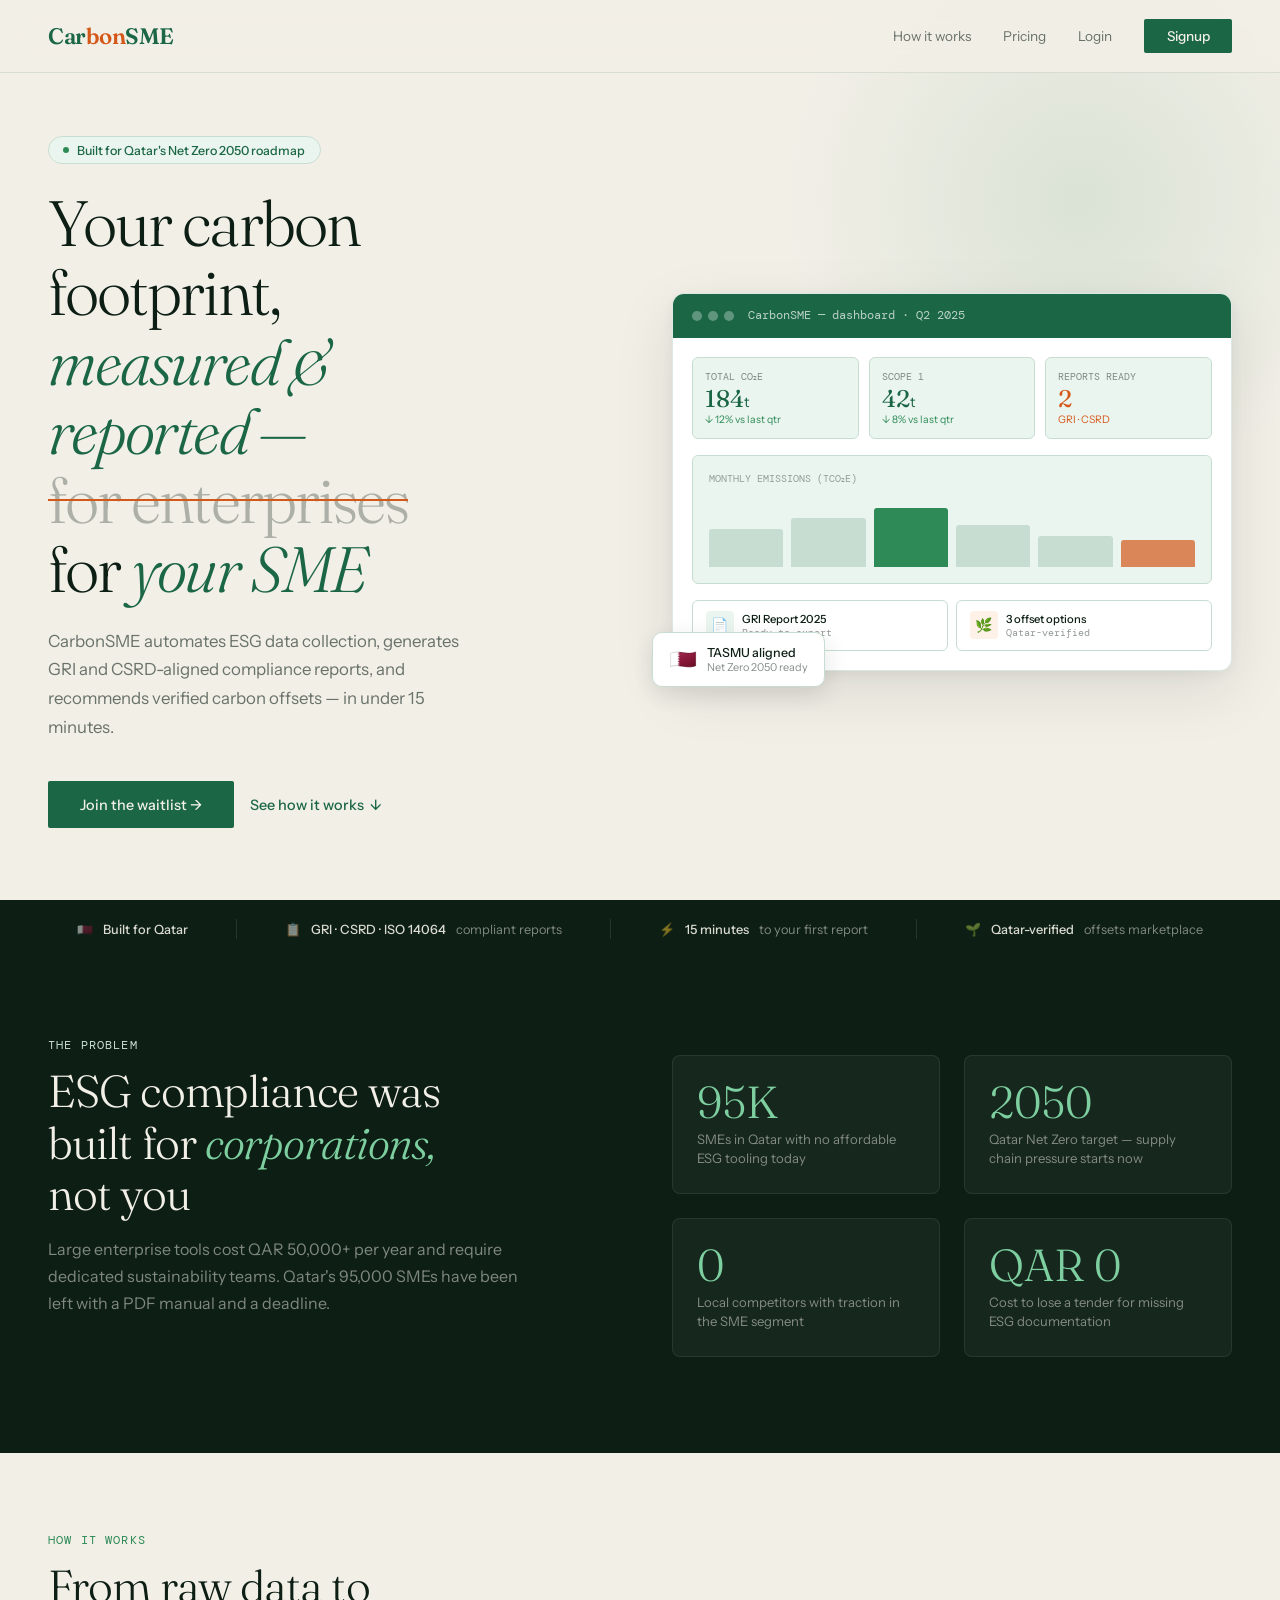
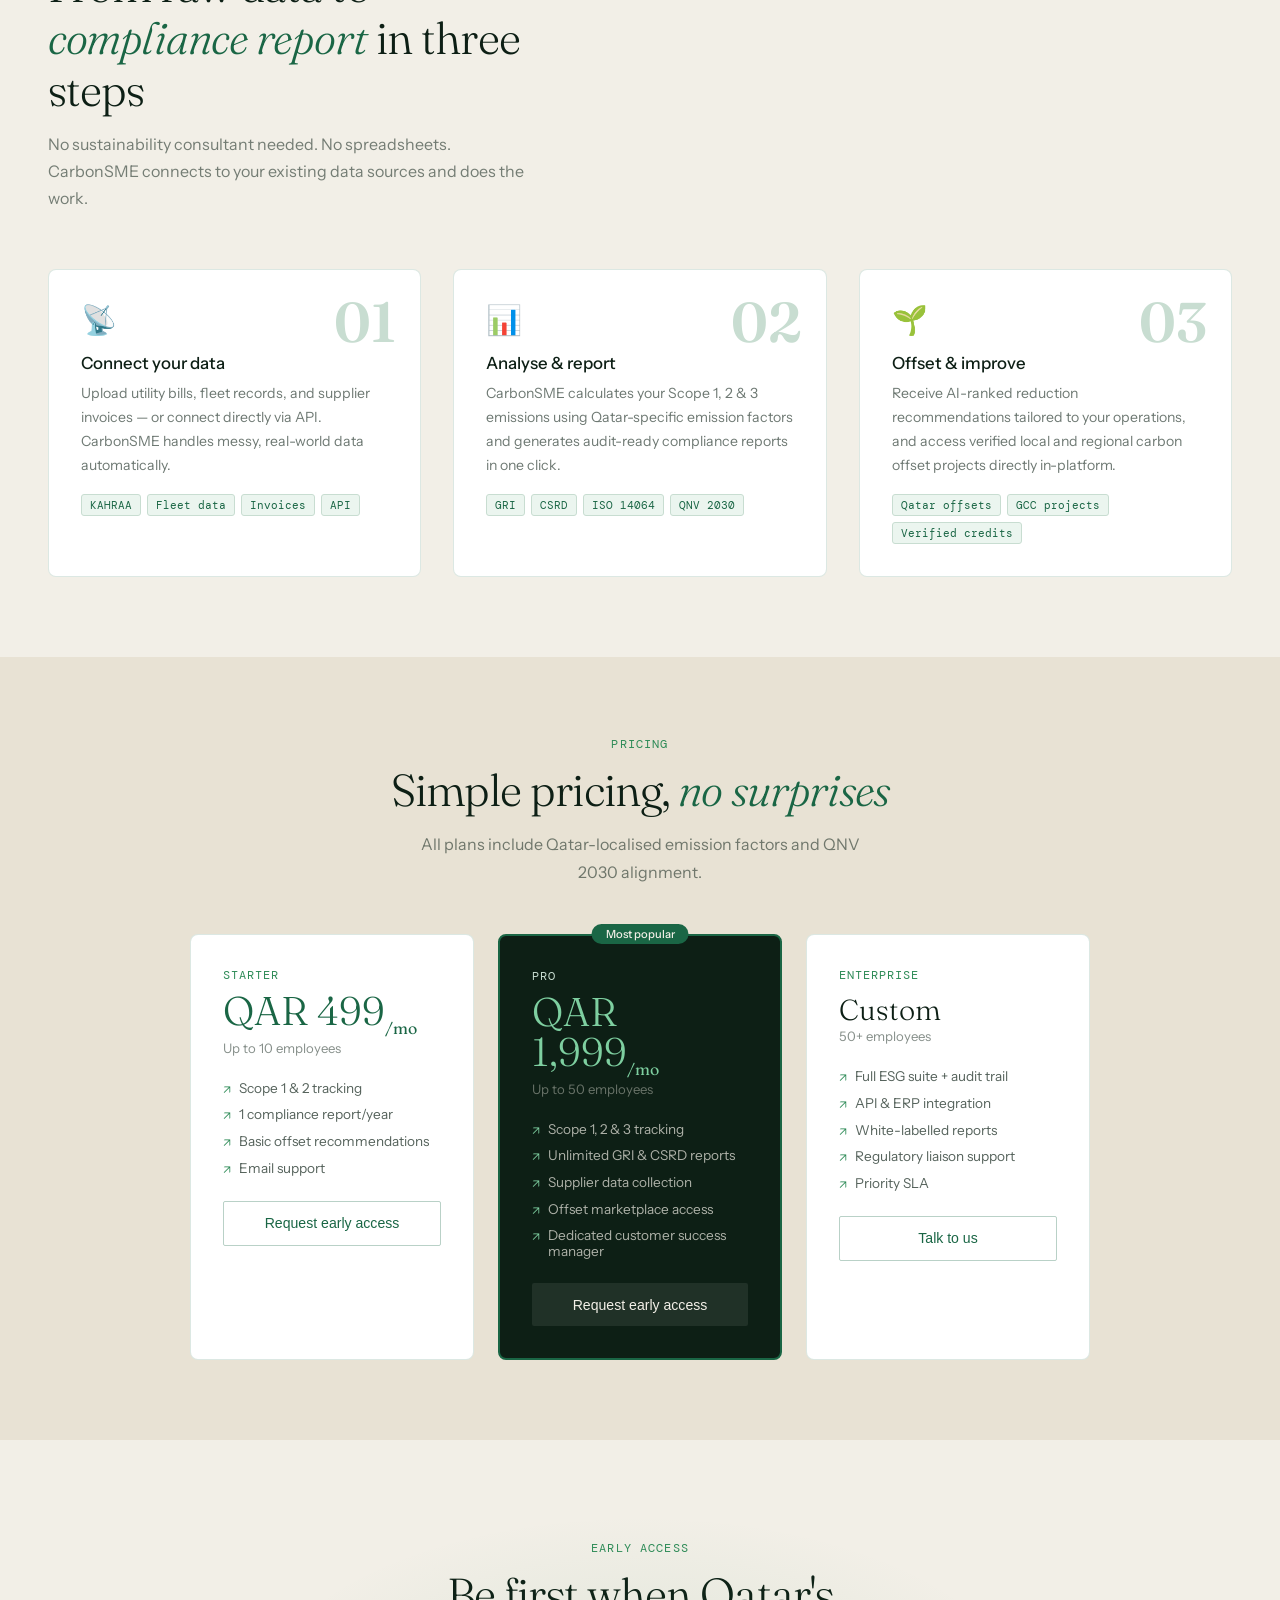
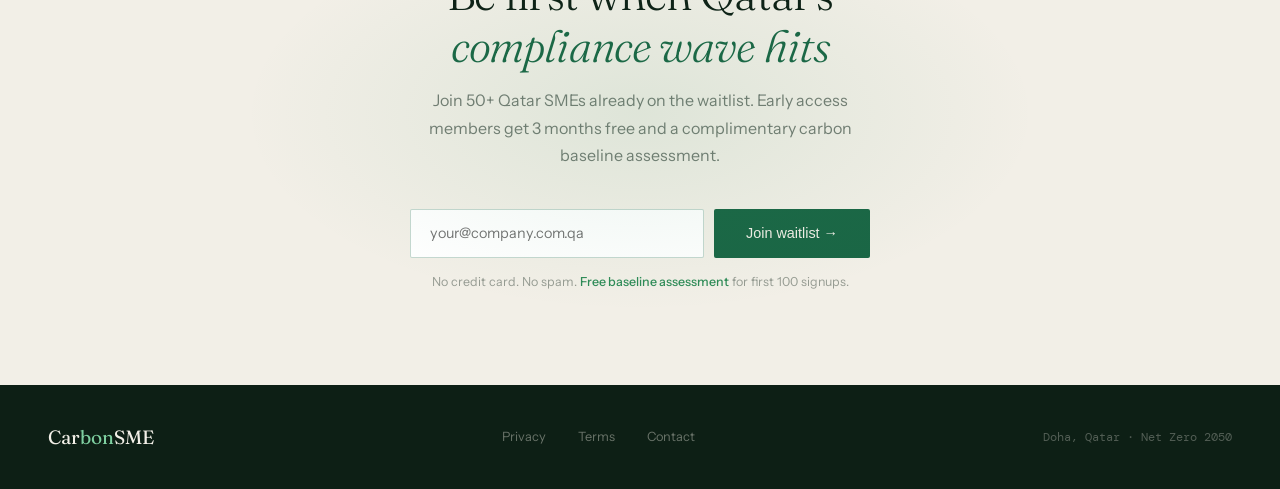
<file: index.html>
<!DOCTYPE html>
<html lang="en">
<head>
<meta charset="UTF-8">
<meta name="viewport" content="width=device-width, initial-scale=1.0">
<title>CarbonSME — Carbon Compliance for Qatar SMEs</title>
<link rel="preconnect" href="https://fonts.googleapis.com">
<link href="https://fonts.googleapis.com/css2?family=Fraunces:ital,wght@0,300;0,400;0,600;1,300;1,400&family=DM+Mono:wght@300;400&family=Instrument+Sans:wght@400;500&display=swap" rel="stylesheet">
<style>
*, *::before, *::after { box-sizing: border-box; margin: 0; padding: 0; }

:root {
  --ink: #0D1F15;
  --paper: #F2EFE7;
  --leaf: #1A6645;
  --moss: #2E8B57;
  --mist: #C8DDD1;
  --sand: #E8E2D4;
  --accent: #D4581A;
  --pale: #EBF5EF;
  --r: 2px;
}

html { scroll-behavior: smooth; }

body {
  background: var(--paper);
  color: var(--ink);
  font-family: 'Instrument Sans', sans-serif;
  overflow-x: hidden;
}

/* ── NAV ── */
nav {
  position: fixed; top: 0; left: 0; right: 0; z-index: 100;
  display: flex; justify-content: space-between; align-items: center;
  padding: 1.2rem 3rem;
  background: rgba(242,239,231,0.85);
  backdrop-filter: blur(12px);
  border-bottom: 1px solid rgba(26,102,69,0.12);
}
.nav-logo {
  font-family: 'Fraunces', serif;
  font-size: 1.4rem;
  font-weight: 600;
  color: var(--leaf);
  letter-spacing: -0.02em;
}
.nav-logo span { color: var(--accent); }
.nav-links { display: flex; gap: 2rem; align-items: center; }
.nav-links a {
  font-size: 0.85rem; color: var(--ink); text-decoration: none;
  opacity: 0.6; transition: opacity 0.2s;
}
.nav-links a:hover { opacity: 1; }
.nav-cta {
  background: var(--leaf); color: var(--paper) !important; opacity: 1 !important;
  padding: 0.55rem 1.4rem; border-radius: var(--r);
  font-weight: 500; font-size: 0.85rem !important;
  transition: background 0.2s !important;
}
.nav-cta:hover { background: #124d33 !important; }

/* ── HERO ── */
.hero {
  min-height: 100vh;
  display: grid;
  grid-template-columns: 1fr 1fr;
  align-items: center;
  gap: 4rem;
  padding: 8rem 3rem 4rem;
  position: relative;
  overflow: hidden;
}

.hero::before {
  content: '';
  position: absolute; top: -100px; right: -100px;
  width: 600px; height: 600px;
  border-radius: 50%;
  background: radial-gradient(circle, rgba(46,139,87,0.12) 0%, transparent 70%);
  pointer-events: none;
}

.hero-eyebrow {
  display: inline-flex; align-items: center; gap: 8px;
  background: var(--pale); border: 1px solid var(--mist);
  padding: 0.35rem 0.9rem; border-radius: 100px;
  font-size: 0.78rem; color: var(--leaf); font-weight: 500;
  margin-bottom: 1.5rem;
  opacity: 0; animation: fadeUp 0.6s 0.1s forwards;
}
.eyebrow-dot { width: 6px; height: 6px; border-radius: 50%; background: var(--moss); }

.hero-h1 {
  font-family: 'Fraunces', serif;
  font-size: clamp(2.6rem, 5vw, 4.2rem);
  font-weight: 300;
  line-height: 1.08;
  letter-spacing: -0.03em;
  margin-bottom: 1.5rem;
  opacity: 0; animation: fadeUp 0.6s 0.2s forwards;
}
.hero-h1 em { font-style: italic; color: var(--leaf); }
.hero-h1 .strike {
  position: relative; display: inline-block;
  color: rgba(13,31,21,0.3);
}
.hero-h1 .strike::after {
  content: '';
  position: absolute; left: 0; top: 50%;
  width: 100%; height: 1.5px;
  background: var(--accent);
}

.hero-sub {
  font-size: 1.05rem; line-height: 1.7;
  color: rgba(13,31,21,0.6);
  max-width: 440px;
  margin-bottom: 2.5rem;
  opacity: 0; animation: fadeUp 0.6s 0.3s forwards;
}

.hero-actions {
  display: flex; gap: 1rem; align-items: center;
  opacity: 0; animation: fadeUp 0.6s 0.4s forwards;
}
.btn-primary {
  background: var(--leaf); color: var(--paper);
  padding: 0.9rem 2rem; border-radius: var(--r);
  font-size: 0.9rem; font-weight: 500;
  border: none; cursor: pointer;
  transition: background 0.2s, transform 0.15s;
  text-decoration: none; display: inline-block;
}
.btn-primary:hover { background: #124d33; transform: translateY(-1px); }
.btn-ghost {
  color: var(--leaf); font-size: 0.9rem; font-weight: 500;
  border: none; background: none; cursor: pointer;
  display: flex; align-items: center; gap: 6px;
  text-decoration: none;
  transition: gap 0.2s;
}
.btn-ghost:hover { gap: 10px; }

/* Hero dashboard mockup */
.hero-visual {
  opacity: 0; animation: fadeUp 0.7s 0.5s forwards;
  position: relative;
}
.dashboard-mock {
  background: white;
  border-radius: 12px;
  border: 1px solid rgba(26,102,69,0.15);
  box-shadow: 0 20px 60px rgba(13,31,21,0.1), 0 4px 16px rgba(13,31,21,0.06);
  overflow: hidden;
}
.mock-topbar {
  background: var(--leaf); padding: 0.9rem 1.2rem;
  display: flex; align-items: center; gap: 10px;
}
.mock-topbar-dots { display: flex; gap: 6px; }
.mock-topbar-dots span {
  width: 10px; height: 10px; border-radius: 50%;
  background: rgba(255,255,255,0.3);
}
.mock-topbar-title {
  font-family: 'DM Mono', monospace;
  font-size: 0.72rem; color: rgba(255,255,255,0.7);
  margin-left: 4px;
}
.mock-body { padding: 1.2rem; }
.mock-kpi-row { display: grid; grid-template-columns: repeat(3, 1fr); gap: 10px; margin-bottom: 1rem; }
.mock-kpi {
  background: var(--pale); border-radius: 6px;
  padding: 0.75rem; border: 1px solid var(--mist);
}
.mock-kpi-label { font-size: 0.65rem; color: rgba(13,31,21,0.5); margin-bottom: 4px; font-family: 'DM Mono', monospace; text-transform: uppercase; }
.mock-kpi-val { font-family: 'Fraunces', serif; font-size: 1.5rem; color: var(--leaf); line-height: 1; }
.mock-kpi-delta { font-size: 0.65rem; color: var(--moss); margin-top: 2px; }
.mock-chart-area { background: var(--pale); border-radius: 6px; padding: 1rem; border: 1px solid var(--mist); margin-bottom: 1rem; }
.mock-chart-label { font-size: 0.65rem; color: rgba(13,31,21,0.4); font-family: 'DM Mono', monospace; text-transform: uppercase; margin-bottom: 0.75rem; }
.mock-bars { display: flex; align-items: flex-end; gap: 8px; height: 70px; }
.mock-bar { flex: 1; border-radius: 3px 3px 0 0; background: var(--mist); position: relative; transition: background 0.3s; }
.mock-bar.active { background: var(--moss); }
.mock-bar.accent { background: var(--accent); opacity: 0.7; }
.mock-report-row { display: flex; gap: 8px; }
.mock-report-item {
  flex: 1; padding: 0.65rem 0.8rem;
  background: white; border-radius: 6px; border: 1px solid var(--mist);
  display: flex; align-items: center; gap: 8px;
}
.mock-report-icon {
  width: 28px; height: 28px; border-radius: 4px;
  display: flex; align-items: center; justify-content: center;
  font-size: 14px;
}
.mock-report-icon.green { background: var(--pale); }
.mock-report-icon.orange { background: #FEF1E8; }
.mock-report-text-title { font-size: 0.7rem; font-weight: 500; }
.mock-report-text-sub { font-size: 0.62rem; color: rgba(13,31,21,0.45); font-family: 'DM Mono', monospace; }

/* Floating badge */
.float-badge {
  position: absolute; bottom: -16px; left: -20px;
  background: white; border-radius: 10px;
  padding: 0.75rem 1rem;
  box-shadow: 0 8px 24px rgba(13,31,21,0.12);
  border: 1px solid var(--mist);
  display: flex; align-items: center; gap: 10px;
  animation: float 3s ease-in-out infinite;
}
.float-badge-icon { font-size: 1.4rem; }
.float-badge-title { font-size: 0.78rem; font-weight: 500; }
.float-badge-sub { font-size: 0.68rem; color: rgba(13,31,21,0.5); }

@keyframes float {
  0%, 100% { transform: translateY(0); }
  50% { transform: translateY(-6px); }
}

/* ── SOCIAL PROOF STRIP ── */
.proof-strip {
  background: var(--ink);
  padding: 1.2rem 3rem;
  display: flex; align-items: center; justify-content: center; gap: 3rem;
  flex-wrap: wrap;
}
.proof-item {
  display: flex; align-items: center; gap: 10px;
  color: rgba(242,239,231,0.5); font-size: 0.8rem;
}
.proof-item strong { color: rgba(242,239,231,0.9); font-weight: 500; }
.proof-divider { width: 1px; height: 20px; background: rgba(255,255,255,0.1); }

/* ── HOW IT WORKS ── */
.section { padding: 5rem 3rem; }
.section-tag {
  font-family: 'DM Mono', monospace;
  font-size: 0.72rem; color: var(--moss);
  text-transform: uppercase; letter-spacing: 0.1em;
  margin-bottom: 0.75rem;
}
.section-title {
  font-family: 'Fraunces', serif;
  font-size: clamp(2rem, 3.5vw, 3rem);
  font-weight: 300; line-height: 1.15;
  letter-spacing: -0.02em;
  max-width: 520px;
  margin-bottom: 1rem;
}
.section-title em { font-style: italic; color: var(--leaf); }
.section-sub {
  color: rgba(13,31,21,0.55); font-size: 1rem; line-height: 1.7;
  max-width: 480px; margin-bottom: 3.5rem;
}

.steps-grid { display: grid; grid-template-columns: repeat(3,1fr); gap: 2rem; }
.step-card {
  position: relative; padding: 2rem;
  border: 1px solid rgba(26,102,69,0.15);
  border-radius: 8px;
  background: white;
  transition: border-color 0.2s, box-shadow 0.2s;
}
.step-card:hover {
  border-color: var(--moss);
  box-shadow: 0 8px 24px rgba(26,102,69,0.1);
}
.step-num {
  font-family: 'Fraunces', serif; font-size: 3.5rem; font-weight: 600;
  color: var(--mist); line-height: 1;
  position: absolute; top: 1.5rem; right: 1.5rem;
}
.step-icon { font-size: 1.8rem; margin-bottom: 1rem; }
.step-title { font-size: 1.05rem; font-weight: 500; margin-bottom: 0.6rem; }
.step-body { font-size: 0.88rem; color: rgba(13,31,21,0.6); line-height: 1.7; }
.step-frameworks {
  display: flex; flex-wrap: wrap; gap: 6px; margin-top: 1rem;
}
.tag {
  font-family: 'DM Mono', monospace;
  font-size: 0.68rem; padding: 3px 8px;
  background: var(--pale); border: 1px solid var(--mist);
  border-radius: 3px; color: var(--leaf);
}

/* ── PROBLEM SECTION ── */
.problem-section {
  background: var(--ink);
  padding: 5rem 3rem;
  display: grid; grid-template-columns: 1fr 1fr;
  gap: 4rem; align-items: center;
}
.problem-left .section-tag { color: var(--mist); }
.problem-left .section-title { color: var(--paper); max-width: 440px; }
.problem-left .section-title em { color: #7ECFA0; }
.problem-left .section-sub { color: rgba(242,239,231,0.5); }
.problem-stats { display: grid; grid-template-columns: 1fr 1fr; gap: 1.5rem; }
.stat-card {
  padding: 1.5rem; border-radius: 8px;
  border: 1px solid rgba(255,255,255,0.08);
  background: rgba(255,255,255,0.04);
}
.stat-num {
  font-family: 'Fraunces', serif; font-size: 2.8rem;
  font-weight: 300; color: #7ECFA0;
  line-height: 1; margin-bottom: 0.3rem;
}
.stat-label { font-size: 0.82rem; color: rgba(242,239,231,0.5); line-height: 1.5; }

/* ── PRICING ── */
.pricing-section { padding: 5rem 3rem; background: var(--sand); }
.pricing-grid { display: grid; grid-template-columns: repeat(3,1fr); gap: 1.5rem; max-width: 900px; margin: 0 auto; }
.plan-card {
  background: white; border-radius: 8px;
  border: 1px solid rgba(26,102,69,0.15);
  padding: 2rem; position: relative;
  transition: transform 0.2s, box-shadow 0.2s;
}
.plan-card:hover { transform: translateY(-4px); box-shadow: 0 16px 40px rgba(13,31,21,0.1); }
.plan-card.featured {
  border: 2px solid var(--leaf);
  background: var(--ink);
}
.featured-badge {
  position: absolute; top: -12px; left: 50%; transform: translateX(-50%);
  background: var(--leaf); color: var(--paper);
  font-size: 0.7rem; font-weight: 500; padding: 3px 14px; border-radius: 100px;
  white-space: nowrap;
}
.plan-name { font-size: 0.78rem; font-family: 'DM Mono', monospace; text-transform: uppercase; letter-spacing: 0.08em; color: var(--moss); margin-bottom: 0.5rem; }
.plan-name.light { color: var(--mist); }
.plan-price {
  font-family: 'Fraunces', serif;
  font-size: 2.5rem; font-weight: 300;
  color: var(--leaf); line-height: 1;
  margin-bottom: 0.25rem;
}
.plan-price.light { color: #7ECFA0; }
.plan-price sub { font-size: 1rem; font-weight: 400; }
.plan-desc { font-size: 0.82rem; color: rgba(13,31,21,0.5); margin-bottom: 1.5rem; }
.plan-desc.light { color: rgba(242,239,231,0.4); }
.plan-features { list-style: none; display: flex; flex-direction: column; gap: 0.6rem; margin-bottom: 1.5rem; }
.plan-features li { font-size: 0.85rem; display: flex; gap: 8px; align-items: flex-start; color: rgba(13,31,21,0.7); }
.plan-features li.light { color: rgba(242,239,231,0.7); }
.plan-features li::before { content: '↗'; color: var(--moss); font-size: 0.75rem; flex-shrink: 0; margin-top: 2px; }
.plan-features li.light::before { color: #7ECFA0; }
.plan-btn {
  width: 100%; padding: 0.85rem;
  border-radius: var(--r); font-size: 0.88rem; font-weight: 500;
  cursor: pointer; transition: all 0.2s; border: none;
}
.plan-btn-outline {
  background: transparent;
  border: 1px solid rgba(26,102,69,0.3) !important;
  color: var(--leaf);
}
.plan-btn-outline:hover { background: var(--pale); }
.plan-btn-solid { background: var(--leaf); color: var(--paper); }
.plan-btn-solid:hover { background: #124d33; }
.plan-btn-ghost { background: rgba(255,255,255,0.08); color: var(--paper); }
.plan-btn-ghost:hover { background: rgba(255,255,255,0.15); }

/* ── WAITLIST / CTA ── */
.cta-section {
  padding: 6rem 3rem;
  text-align: center;
  position: relative; overflow: hidden;
}
.cta-section::before {
  content: ''; position: absolute; top: 50%; left: 50%;
  transform: translate(-50%, -50%);
  width: 800px; height: 400px;
  background: radial-gradient(ellipse, rgba(46,139,87,0.1) 0%, transparent 70%);
  pointer-events: none;
}
.cta-section .section-title { margin: 0 auto 1rem; text-align: center; max-width: 560px; }
.cta-section .section-sub { margin: 0 auto 2.5rem; text-align: center; }
.waitlist-form {
  display: flex; gap: 10px; justify-content: center;
  max-width: 460px; margin: 0 auto 1rem;
}
.waitlist-input {
  flex: 1; padding: 0.9rem 1.2rem;
  border: 1px solid rgba(26,102,69,0.25);
  border-radius: var(--r); font-family: 'Instrument Sans', sans-serif;
  font-size: 0.9rem; background: white;
  outline: none; transition: border-color 0.2s;
  color: var(--ink);
}
.waitlist-input:focus { border-color: var(--moss); }
.waitlist-note { font-size: 0.78rem; color: rgba(13,31,21,0.4); }
.waitlist-note span { color: var(--moss); font-weight: 500; }

/* ── FOOTER ── */
footer {
  background: var(--ink);
  padding: 2.5rem 3rem;
  display: flex; justify-content: space-between; align-items: center;
  flex-wrap: wrap; gap: 1rem;
}
.footer-logo { font-family: 'Fraunces', serif; font-size: 1.2rem; color: var(--paper); }
.footer-logo span { color: #7ECFA0; }
.footer-links { display: flex; gap: 2rem; }
.footer-links a { font-size: 0.8rem; color: rgba(242,239,231,0.4); text-decoration: none; }
.footer-links a:hover { color: rgba(242,239,231,0.7); }
.footer-right { font-size: 0.75rem; color: rgba(242,239,231,0.3); font-family: 'DM Mono', monospace; }

/* ── ANIMATIONS ── */
@keyframes fadeUp {
  from { opacity: 0; transform: translateY(20px); }
  to   { opacity: 1; transform: translateY(0); }
}

.reveal {
  opacity: 0; transform: translateY(24px);
  transition: opacity 0.6s, transform 0.6s;
}
.reveal.visible { opacity: 1; transform: none; }

/* ── RESPONSIVE ── */
@media (max-width: 900px) {
  .hero, .problem-section { grid-template-columns: 1fr; }
  .hero-visual { display: none; }
  .steps-grid, .pricing-grid, .problem-stats { grid-template-columns: 1fr 1fr; }
  nav { padding: 1rem 1.5rem; }
  .section { padding: 3.5rem 1.5rem; }
  .proof-strip { gap: 1.5rem; }
  .proof-divider { display: none; }
}
</style>
</head>
<body>

<!-- NAV -->
<nav>
  <div class="nav-logo">Car<span>bon</span>SME</div>
  <div class="nav-links">
    <a href="#how">How it works</a>
    <a href="#pricing">Pricing</a>
     <a href="login.html">Login</a>
    <a href="signup.html" class="nav-cta">Signup</a>
  </div>
</nav>  

<!-- HERO -->
<section class="hero">
  <div class="hero-text">
    <div class="hero-eyebrow"><span class="eyebrow-dot"></span>Built for Qatar's Net Zero 2050 roadmap</div>
    <h1 class="hero-h1">
      Your carbon<br>footprint,<br><em>measured &amp;</em><br><em>reported — </em><br><span class="strike">for enterprises</span><br>for <em>your SME</em>
    </h1>
    <p class="hero-sub">CarbonSME automates ESG data collection, generates GRI and CSRD-aligned compliance reports, and recommends verified carbon offsets — in under 15 minutes.</p>
    <div class="hero-actions">
      <a href="#waitlist" class="btn-primary">Join the waitlist →</a>
      <a href="#how" class="btn-ghost">See how it works <span>↓</span></a>
    </div>
  </div>
  <div class="hero-visual">
    <div class="dashboard-mock">
      <div class="mock-topbar">
        <div class="mock-topbar-dots"><span></span><span></span><span></span></div>
        <div class="mock-topbar-title">CarbonSME — dashboard · Q2 2025</div>
      </div>
      <div class="mock-body">
        <div class="mock-kpi-row">
          <div class="mock-kpi">
            <div class="mock-kpi-label">Total CO₂e</div>
            <div class="mock-kpi-val">184<span style="font-size:0.9rem;font-family:'Instrument Sans',sans-serif;font-weight:400">t</span></div>
            <div class="mock-kpi-delta">↓ 12% vs last qtr</div>
          </div>
          <div class="mock-kpi">
            <div class="mock-kpi-label">Scope 1</div>
            <div class="mock-kpi-val">42<span style="font-size:0.9rem;font-family:'Instrument Sans',sans-serif">t</span></div>
            <div class="mock-kpi-delta">↓ 8% vs last qtr</div>
          </div>
          <div class="mock-kpi">
            <div class="mock-kpi-label">Reports ready</div>
            <div class="mock-kpi-val" style="color:#D4581A">2</div>
            <div class="mock-kpi-delta" style="color:#D4581A">GRI · CSRD</div>
          </div>
        </div>
        <div class="mock-chart-area">
          <div class="mock-chart-label">Monthly emissions (tCO₂e)</div>
          <div class="mock-bars">
            <div class="mock-bar" style="height:55%"></div>
            <div class="mock-bar" style="height:70%"></div>
            <div class="mock-bar active" style="height:85%"></div>
            <div class="mock-bar" style="height:60%"></div>
            <div class="mock-bar" style="height:45%"></div>
            <div class="mock-bar accent" style="height:38%"></div>
          </div>
        </div>
        <div class="mock-report-row">
          <div class="mock-report-item">
            <div class="mock-report-icon green">📄</div>
            <div>
              <div class="mock-report-text-title">GRI Report 2025</div>
              <div class="mock-report-text-sub">Ready to export</div>
            </div>
          </div>
          <div class="mock-report-item">
            <div class="mock-report-icon orange">🌿</div>
            <div>
              <div class="mock-report-text-title">3 offset options</div>
              <div class="mock-report-text-sub">Qatar-verified</div>
            </div>
          </div>
        </div>
      </div>
    </div>
    <div class="float-badge">
      <div class="float-badge-icon">🇶🇦</div>
      <div>
        <div class="float-badge-title">TASMU aligned</div>
        <div class="float-badge-sub">Net Zero 2050 ready</div>
      </div>
    </div>
  </div>
</section>

<!-- SOCIAL PROOF STRIP -->
<div class="proof-strip">
  <div class="proof-item">🇶🇦 <strong>Built for Qatar</strong></div>
  <div class="proof-divider"></div>
  <div class="proof-item">📋 <strong>GRI · CSRD · ISO 14064</strong> compliant reports</div>
  <div class="proof-divider"></div>
  <div class="proof-item">⚡ <strong>15 minutes</strong> to your first report</div>
  <div class="proof-divider"></div>
  <div class="proof-item">🌱 <strong>Qatar-verified</strong> offsets marketplace</div>
</div>

<!-- PROBLEM -->
<section class="problem-section">
  <div class="problem-left">
    <div class="section-tag">The problem</div>
    <h2 class="section-title">ESG compliance was built for <em>corporations,</em> not you</h2>
    <p class="section-sub">Large enterprise tools cost QAR 50,000+ per year and require dedicated sustainability teams. Qatar's 95,000 SMEs have been left with a PDF manual and a deadline.</p>
  </div>
  <div class="problem-stats reveal">
    <div class="stat-card">
      <div class="stat-num">95K</div>
      <div class="stat-label">SMEs in Qatar with no affordable ESG tooling today</div>
    </div>
    <div class="stat-card">
      <div class="stat-num">2050</div>
      <div class="stat-label">Qatar Net Zero target — supply chain pressure starts now</div>
    </div>
    <div class="stat-card">
      <div class="stat-num">0</div>
      <div class="stat-label">Local competitors with traction in the SME segment</div>
    </div>
    <div class="stat-card">
      <div class="stat-num">QAR 0</div>
      <div class="stat-label">Cost to lose a tender for missing ESG documentation</div>
    </div>
  </div>
</section>

<!-- HOW IT WORKS -->
<section class="section" id="how">
  <div class="section-tag">How it works</div>
  <h2 class="section-title">From raw data to <em>compliance report</em> in three steps</h2>
  <p class="section-sub">No sustainability consultant needed. No spreadsheets. CarbonSME connects to your existing data sources and does the work.</p>
  <div class="steps-grid reveal">
    <div class="step-card">
      <div class="step-num">01</div>
      <div class="step-icon">📡</div>
      <h3 class="step-title">Connect your data</h3>
      <p class="step-body">Upload utility bills, fleet records, and supplier invoices — or connect directly via API. CarbonSME handles messy, real-world data automatically.</p>
      <div class="step-frameworks">
        <span class="tag">KAHRAA</span>
        <span class="tag">Fleet data</span>
        <span class="tag">Invoices</span>
        <span class="tag">API</span>
      </div>
    </div>
    <div class="step-card">
      <div class="step-num">02</div>
      <div class="step-icon">📊</div>
      <h3 class="step-title">Analyse & report</h3>
      <p class="step-body">CarbonSME calculates your Scope 1, 2 & 3 emissions using Qatar-specific emission factors and generates audit-ready compliance reports in one click.</p>
      <div class="step-frameworks">
        <span class="tag">GRI</span>
        <span class="tag">CSRD</span>
        <span class="tag">ISO 14064</span>
        <span class="tag">QNV 2030</span>
      </div>
    </div>
    <div class="step-card">
      <div class="step-num">03</div>
      <div class="step-icon">🌱</div>
      <h3 class="step-title">Offset & improve</h3>
      <p class="step-body">Receive AI-ranked reduction recommendations tailored to your operations, and access verified local and regional carbon offset projects directly in-platform.</p>
      <div class="step-frameworks">
        <span class="tag">Qatar offsets</span>
        <span class="tag">GCC projects</span>
        <span class="tag">Verified credits</span>
      </div>
    </div>
  </div>
</section>

<!-- PRICING -->
<section class="pricing-section" id="pricing">
  <div style="text-align:center;margin-bottom:3rem">
    <div class="section-tag" style="justify-content:center;display:flex">Pricing</div>
    <h2 class="section-title" style="margin:0 auto 1rem;text-align:center">Simple pricing, <em>no surprises</em></h2>
    <p class="section-sub" style="margin:0 auto;text-align:center">All plans include Qatar-localised emission factors and QNV 2030 alignment.</p>
  </div>
  <div class="pricing-grid reveal">
    <div class="plan-card">
      <div class="plan-name">Starter</div>
      <div class="plan-price">QAR 499<sub>/mo</sub></div>
      <div class="plan-desc">Up to 10 employees</div>
      <ul class="plan-features">
        <li>Scope 1 & 2 tracking</li>
        <li>1 compliance report/year</li>
        <li>Basic offset recommendations</li>
        <li>Email support</li>
      </ul>
      <button class="plan-btn plan-btn-outline">Request early access</button>
    </div>
    <div class="plan-card featured">
      <div class="featured-badge">Most popular</div>
      <div class="plan-name light">Pro</div>
      <div class="plan-price light">QAR 1,999<sub>/mo</sub></div>
      <div class="plan-desc light">Up to 50 employees</div>
      <ul class="plan-features">
        <li class="light">Scope 1, 2 & 3 tracking</li>
        <li class="light">Unlimited GRI & CSRD reports</li>
        <li class="light">Supplier data collection</li>
        <li class="light">Offset marketplace access</li>
        <li class="light">Dedicated customer success manager</li>
      </ul>
      <button class="plan-btn plan-btn-ghost">Request early access</button>
    </div>
    <div class="plan-card">
      <div class="plan-name">Enterprise</div>
      <div class="plan-price" style="font-size:1.8rem;padding-top:0.3rem;color:var(--ink)">Custom</div>
      <div class="plan-desc">50+ employees</div>
      <ul class="plan-features">
        <li>Full ESG suite + audit trail</li>
        <li>API & ERP integration</li>
        <li>White-labelled reports</li>
        <li>Regulatory liaison support</li>
        <li>Priority SLA</li>
      </ul>
      <button class="plan-btn plan-btn-outline">Talk to us</button>
    </div>
  </div>
</section>

<!-- WAITLIST CTA -->
<section class="cta-section" id="waitlist">
  <div class="section-tag" style="display:inline-block">Early access</div>
  <h2 class="section-title">Be first when Qatar's<br><em>compliance wave hits</em></h2>
  <p class="section-sub">Join 50+ Qatar SMEs already on the waitlist. Early access members get 3 months free and a complimentary carbon baseline assessment.</p>
  <div class="waitlist-form reveal">
    <input type="email" class="waitlist-input" placeholder="your@company.com.qa">
    <button class="btn-primary" onclick="handleWaitlist(this)">Join waitlist →</button>
  </div>
  <p class="waitlist-note">No credit card. No spam. <span>Free baseline assessment</span> for first 100 signups.</p>
</section>

<!-- FOOTER -->
<footer>
  <div class="footer-logo">Car<span>bon</span>SME</div>
  <div class="footer-links">
    <a href="#">Privacy</a>
    <a href="#">Terms</a>
    <a href="#">Contact</a>
  </div>
  <div class="footer-right">Doha, Qatar · Net Zero 2050</div>
</footer>

<script>
// Reveal on scroll
const reveals = document.querySelectorAll('.reveal');
const observer = new IntersectionObserver(entries => {
  entries.forEach((e, i) => {
    if (e.isIntersecting) {
      setTimeout(() => e.target.classList.add('visible'), i * 80);
      observer.unobserve(e.target);
    }
  });
}, { threshold: 0.1 });
reveals.forEach(el => observer.observe(el));

// Waitlist handler
function handleWaitlist(btn) {
  const input = btn.previousElementSibling;
  if (!input.value || !input.value.includes('@')) {
    input.style.borderColor = '#D4581A';
    setTimeout(() => input.style.borderColor = '', 1500);
    return;
  }
  btn.textContent = '✓ You\'re on the list';
  btn.style.background = '#2E8B57';
  btn.disabled = true;
  input.disabled = true;
  input.style.background = '#EBF5EF';
}

// Animate mock bars on load
setTimeout(() => {
  document.querySelectorAll('.mock-bar').forEach((bar, i) => {
    bar.style.transition = `height 0.6s ${i * 0.08}s ease`;
  });
}, 800);
</script>
</body>
</html>
</file>
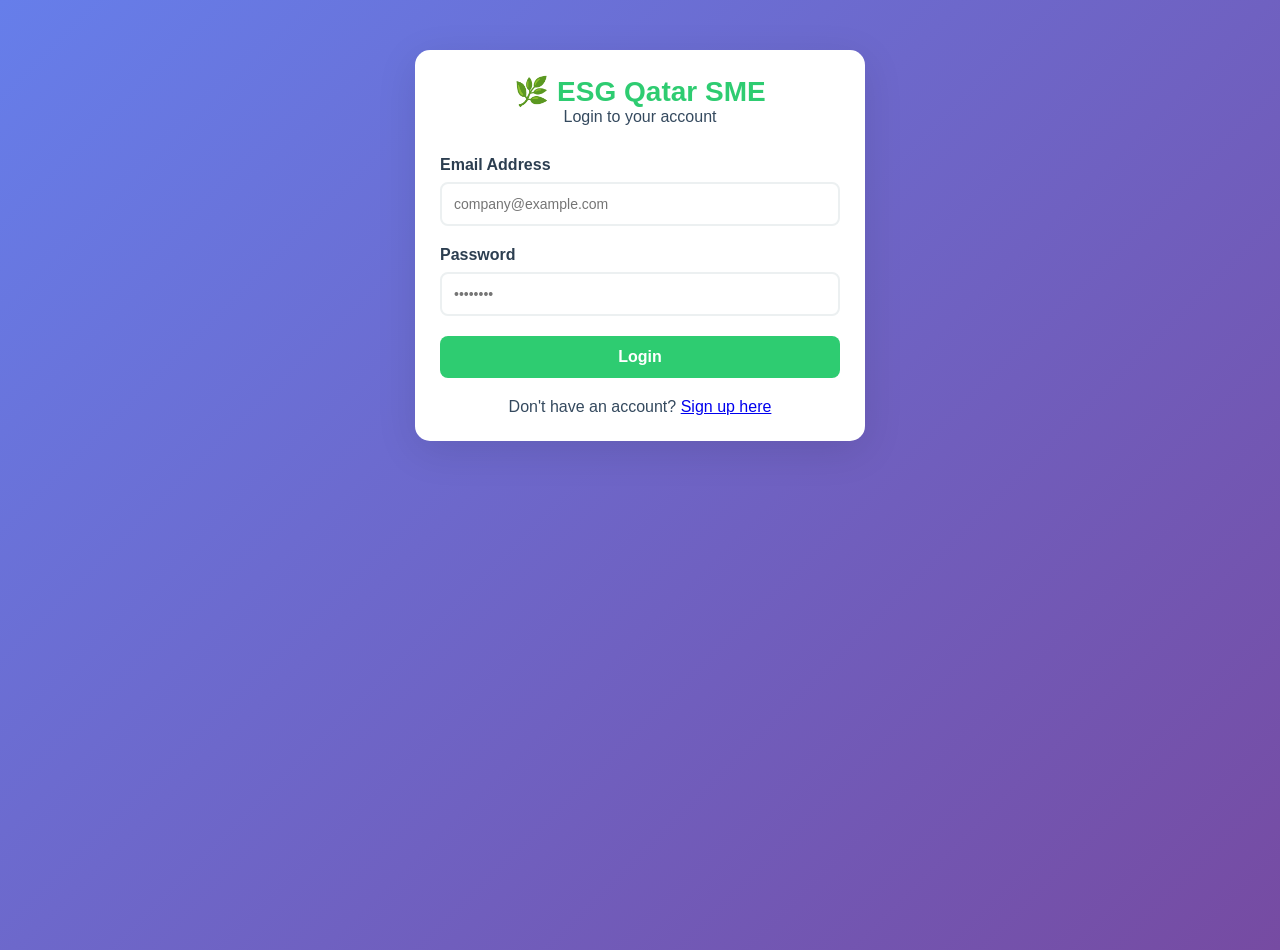
<file: dashboard.html>
<!DOCTYPE html>
<html lang="en">
<head>
    <meta charset="UTF-8">
    <meta name="viewport" content="width=device-width, initial-scale=1.0, user-scalable=yes">
    <title>ESG Dashboard - Qatar SME Platform</title>
    <link rel="stylesheet" href="css/style.css">
    <link href="https://fonts.googleapis.com/css2?family=Inter:ital,wght@0,100..900;1,100..900&display=swap" rel="stylesheet">
    <link rel="stylesheet" href="https://cdnjs.cloudflare.com/ajax/libs/font-awesome/6.5.1/css/all.min.css">
    <style>
        * {
            margin: 0;
            padding: 0;
            box-sizing: border-box;
        }

        body {
            font-family: 'Inter', -apple-system, BlinkMacSystemFont, 'Segoe UI', sans-serif;
            background: linear-gradient(135deg, #f5f7fa 0%, #c3cfe2 100%);
            min-height: 100vh;
        }

        /* Modern Navbar */
        .navbar {
            background: rgba(255, 255, 255, 0.95);
            backdrop-filter: blur(10px);
            box-shadow: 0 4px 20px rgba(0, 0, 0, 0.08);
            position: sticky;
            top: 0;
            z-index: 1000;
            border-bottom: 1px solid rgba(0, 0, 0, 0.05);
        }

        .nav-container {
            max-width: 1400px;
            margin: 0 auto;
            padding: 1rem 2rem;
            display: flex;
            justify-content: space-between;
            align-items: center;
            flex-wrap: wrap;
            gap: 1rem;
        }

        .logo {
            font-size: 1.5rem;
            font-weight: 700;
            background: linear-gradient(135deg, #2ecc71 0%, #27ae60 100%);
            -webkit-background-clip: text;
            -webkit-text-fill-color: transparent;
            background-clip: text;
            text-decoration: none;
            display: flex;
            align-items: center;
            gap: 0.5rem;
        }

        .logo i {
            background: none;
            -webkit-text-fill-color: #2ecc71;
            font-size: 1.8rem;
        }

        .nav-links {
            display: flex;
            gap: 1.5rem;
            align-items: center;
            flex-wrap: wrap;
        }

        .nav-links a {
            text-decoration: none;
            color: #4a5568;
            font-weight: 500;
            transition: all 0.3s ease;
            padding: 0.5rem 1rem;
            border-radius: 10px;
            display: flex;
            align-items: center;
            gap: 0.5rem;
        }

        .nav-links a i {
            font-size: 1.1rem;
        }

        .nav-links a:hover {
            color: #2ecc71;
            background: rgba(46, 204, 113, 0.1);
            transform: translateY(-2px);
        }

        .nav-links a.active {
            color: #2ecc71;
            background: rgba(46, 204, 113, 0.15);
        }

        #logoutBtn {
            color: #e74c3c;
        }

        #logoutBtn:hover {
            background: rgba(231, 76, 60, 0.1);
            color: #e74c3c;
        }

        /* Container */
        .container {
            max-width: 1400px;
            margin: 0 auto;
            padding: 2rem;
        }

        /* Welcome Header */
        .welcome-header {
            background: linear-gradient(135deg, #667eea 0%, #764ba2 100%);
            border-radius: 20px;
            padding: 2rem;
            margin-bottom: 2rem;
            color: white;
            position: relative;
            overflow: hidden;
        }

        .welcome-header::before {
            content: '';
            position: absolute;
            top: -50%;
            right: -50%;
            width: 200%;
            height: 200%;
            background: radial-gradient(circle, rgba(255,255,255,0.1) 0%, transparent 70%);
            pointer-events: none;
        }

        .welcome-header h1 {
            font-size: 2rem;
            margin-bottom: 0.5rem;
            font-weight: 700;
        }

        .welcome-header p {
            font-size: 1rem;
            opacity: 0.95;
        }

        .company-badge {
            display: inline-block;
            background: rgba(255,255,255,0.2);
            padding: 0.5rem 1rem;
            border-radius: 12px;
            margin-top: 0.5rem;
            font-size: 0.9rem;
        }

        /* Dashboard Grid */
        .dashboard-grid {
            display: grid;
            grid-template-columns: repeat(auto-fit, minmax(280px, 1fr));
            gap: 1.5rem;
            margin-bottom: 2rem;
        }

        .card {
            background: white;
            border-radius: 20px;
            padding: 1.5rem;
            box-shadow: 0 10px 40px rgba(0,0,0,0.08);
            transition: all 0.3s ease;
            border: 1px solid rgba(0,0,0,0.05);
        }

        .card:hover {
            transform: translateY(-5px);
            box-shadow: 0 20px 60px rgba(0,0,0,0.12);
        }

        .card h3 {
            font-size: 1.1rem;
            color: #4a5568;
            margin-bottom: 1rem;
            display: flex;
            align-items: center;
            gap: 0.5rem;
        }

        .card h3 i {
            font-size: 1.3rem;
        }

        /* Score Circle */
        .score-circle {
            width: 150px;
            height: 150px;
            margin: 0 auto 1rem;
            border-radius: 50%;
            display: flex;
            align-items: center;
            justify-content: center;
            position: relative;
            background: conic-gradient(#2ecc71 0deg, #ecf0f1 0deg);
        }

        .score-inner {
            width: 120px;
            height: 120px;
            background: white;
            border-radius: 50%;
            display: flex;
            align-items: center;
            justify-content: center;
            font-size: 2.5rem;
            font-weight: 700;
            color: #2c3e50;
        }

        /* Badges */
        .badge {
            display: inline-block;
            padding: 0.5rem 1rem;
            border-radius: 50px;
            font-size: 0.85rem;
            font-weight: 600;
            text-align: center;
        }

        .badge-gold { background: linear-gradient(135deg, #f39c12, #e67e22); color: white; }
        .badge-silver { background: linear-gradient(135deg, #bdc3c7, #95a5a6); color: #2c3e50; }
        .badge-bronze { background: linear-gradient(135deg, #cd6133, #b03a2e); color: white; }
        .badge-basic { background: linear-gradient(135deg, #95a5a6, #7f8c8d); color: white; }

        /* Recent Data Section */
        .recent-section {
            background: white;
            border-radius: 20px;
            padding: 1.5rem;
            margin-bottom: 1.5rem;
            box-shadow: 0 10px 40px rgba(0,0,0,0.08);
        }

        .recent-header {
            display: flex;
            justify-content: space-between;
            align-items: center;
            margin-bottom: 1rem;
            flex-wrap: wrap;
            gap: 1rem;
        }

        .recent-header h3 {
            font-size: 1.2rem;
            color: #2c3e50;
            display: flex;
            align-items: center;
            gap: 0.5rem;
        }

        .data-entry {
            background: #f8f9fa;
            border-radius: 12px;
            padding: 1rem;
            margin-bottom: 0.5rem;
            border-left: 4px solid #2ecc71;
        }

        .data-year {
            font-weight: 700;
            color: #2ecc71;
            margin-bottom: 0.5rem;
        }

        .data-stats {
            display: flex;
            gap: 1rem;
            flex-wrap: wrap;
            font-size: 0.9rem;
            color: #4a5568;
        }

        .stat {
            display: flex;
            align-items: center;
            gap: 0.3rem;
        }

        /* Quick Actions */
        .actions-section {
            background: white;
            border-radius: 20px;
            padding: 1.5rem;
            box-shadow: 0 10px 40px rgba(0,0,0,0.08);
        }

        .actions-grid {
            display: grid;
            grid-template-columns: repeat(auto-fit, minmax(200px, 1fr));
            gap: 1rem;
            margin-top: 1rem;
        }

        .action-btn {
            padding: 1rem;
            border: none;
            border-radius: 12px;
            font-size: 1rem;
            font-weight: 600;
            cursor: pointer;
            transition: all 0.3s ease;
            display: flex;
            align-items: center;
            justify-content: center;
            gap: 0.5rem;
        }

        .btn-primary {
            background: linear-gradient(135deg, #2ecc71, #27ae60);
            color: white;
        }

        .btn-primary:hover {
            transform: translateY(-2px);
            box-shadow: 0 10px 20px rgba(46, 204, 113, 0.3);
        }

        .btn-secondary {
            background: linear-gradient(135deg, #3498db, #2980b9);
            color: white;
        }

        .btn-secondary:hover {
            transform: translateY(-2px);
            box-shadow: 0 10px 20px rgba(52, 152, 219, 0.3);
        }

        /* Loading State */
        .loading {
            text-align: center;
            padding: 2rem;
        }

        .spinner {
            border: 3px solid rgba(0,0,0,0.1);
            border-top: 3px solid #2ecc71;
            border-radius: 50%;
            width: 40px;
            height: 40px;
            animation: spin 1s linear infinite;
            margin: 0 auto 1rem;
        }

        @keyframes spin {
            0% { transform: rotate(0deg); }
            100% { transform: rotate(360deg); }
        }

        /* Responsive */
        @media (max-width: 768px) {
            .nav-container {
                flex-direction: column;
                padding: 1rem;
            }
            
            .nav-links {
                justify-content: center;
                gap: 0.8rem;
            }
            
            .nav-links a {
                padding: 0.4rem 0.8rem;
                font-size: 0.85rem;
            }
            
            .container {
                padding: 1rem;
            }
            
            .welcome-header {
                padding: 1.5rem;
            }
            
            .welcome-header h1 {
                font-size: 1.5rem;
            }
            
            .dashboard-grid {
                grid-template-columns: 1fr;
                gap: 1rem;
            }
            
            .score-circle {
                width: 120px;
                height: 120px;
            }
            
            .score-inner {
                width: 95px;
                height: 95px;
                font-size: 2rem;
            }
            
            .actions-grid {
                grid-template-columns: 1fr;
            }
            
            .data-stats {
                flex-direction: column;
                gap: 0.5rem;
            }
        }

        /* Animations */
        @keyframes fadeInUp {
            from {
                opacity: 0;
                transform: translateY(20px);
            }
            to {
                opacity: 1;
                transform: translateY(0);
            }
        }

        .card, .recent-section, .actions-section {
            animation: fadeInUp 0.5s ease-out;
        }
    </style>
</head>
<body>
    <nav class="navbar">
        <div class="nav-container">
            <a href="dashboard.html" class="logo">
                <i class="fas fa-leaf"></i>
                ESG Qatar SME
            </a>
            <div class="nav-links">
                <a href="dashboard.html" class="active">
                    <i class="fas fa-chart-line"></i> Dashboard
                </a>
                <a href="esg-form.html">
                    <i class="fas fa-edit"></i> Enter ESG Data
                </a>
                <a href="reports.html">
                    <i class="fas fa-file-alt"></i> Reports
                </a>
                <a href="materiality.html">
                    <i class="fas fa-chart-pie"></i> Materiality
                </a>
                <a href="#" id="logoutBtn">
                    <i class="fas fa-sign-out-alt"></i> Logout
                </a>
            </div>
        </div>
    </nav>

    <div class="container">
        <!-- Welcome Header -->
        <div class="welcome-header">
            <h1><i class="fas fa-chart-line"></i> ESG Performance Dashboard</h1>
            <p>Track your company's Environmental, Social, and Governance performance in real-time</p>
            <div class="company-badge">
                <i class="fas fa-building"></i> Welcome, <span id="companyName">Loading...</span> | 
                <i class="fas fa-industry"></i> Sector: <span id="sector">-</span>
            </div>
        </div>

        <!-- Score Cards Grid -->
        <div class="dashboard-grid">
            <div class="card">
                <h3><i class="fas fa-chart-simple"></i> Overall ESG Score</h3>
                <div class="score-circle" id="scoreCircle">
                    <div class="score-inner" id="totalScore">0</div>
                </div>
                <div id="esgLevel" class="badge badge-basic" style="display: block; margin-top: 0.5rem;">Not Started</div>
            </div>

            <div class="card">
                <h3><i class="fas fa-globe-asia"></i> Environmental Score</h3>
                <div class="score-circle" id="envCircle" style="background: conic-gradient(#2ecc71 0deg, #ecf0f1 0deg)">
                    <div class="score-inner" id="envScore">0</div>
                </div>
                <p style="text-align: center; margin-top: 0.5rem; font-size: 0.8rem; color: #7f8c8d;">
                    <i class="fas fa-chart-line"></i> GHG, Energy, Water, Waste
                </p>
            </div>

            <div class="card">
                <h3><i class="fas fa-users"></i> Social Score</h3>
                <div class="score-circle" id="socialCircle" style="background: conic-gradient(#3498db 0deg, #ecf0f1 0deg)">
                    <div class="score-inner" id="socialScore">0</div>
                </div>
                <p style="text-align: center; margin-top: 0.5rem; font-size: 0.8rem; color: #7f8c8d;">
                    <i class="fas fa-chart-line"></i> H&S, Diversity, Training
                </p>
            </div>

            <div class="card">
                <h3><i class="fas fa-gavel"></i> Governance Score</h3>
                <div class="score-circle" id="govCircle" style="background: conic-gradient(#e74c3c 0deg, #ecf0f1 0deg)">
                    <div class="score-inner" id="govScore">0</div>
                </div>
                <p style="text-align: center; margin-top: 0.5rem; font-size: 0.8rem; color: #7f8c8d;">
                    <i class="fas fa-chart-line"></i> Ethics, Supply Chain, Privacy
                </p>
            </div>
        </div>

        <!-- Recent ESG Data Section -->
        <div class="recent-section">
            <div class="recent-header">
                <h3><i class="fas fa-history"></i> Recent ESG Data Entries</h3>
                <i class="fas fa-database" style="color: #2ecc71;"></i>
            </div>
            <div id="recentData">
                <div class="loading">
                    <div class="spinner"></div>
                    <p>Loading your ESG data...</p>
                </div>
            </div>
        </div>

        <!-- Quick Actions Section -->
        <div class="actions-section">
            <h3 style="margin-bottom: 1rem;"><i class="fas fa-bolt"></i> Quick Actions</h3>
            <div class="actions-grid">
                <button onclick="window.location.href='esg-form.html'" class="action-btn btn-primary">
                    <i class="fas fa-edit"></i> Enter ESG Data
                </button>
                <button onclick="window.location.href='materiality.html'" class="action-btn btn-secondary">
                    <i class="fas fa-chart-pie"></i> Materiality Assessment
                </button>
                <button onclick="window.location.href='reports.html'" class="action-btn btn-primary">
                    <i class="fas fa-file-pdf"></i> Generate Report
                </button>
            </div>
        </div>
    </div>

    <script src="js/api.js"></script>
    <script src="js/dashboard.js"></script>
</body>
</html>
</file>
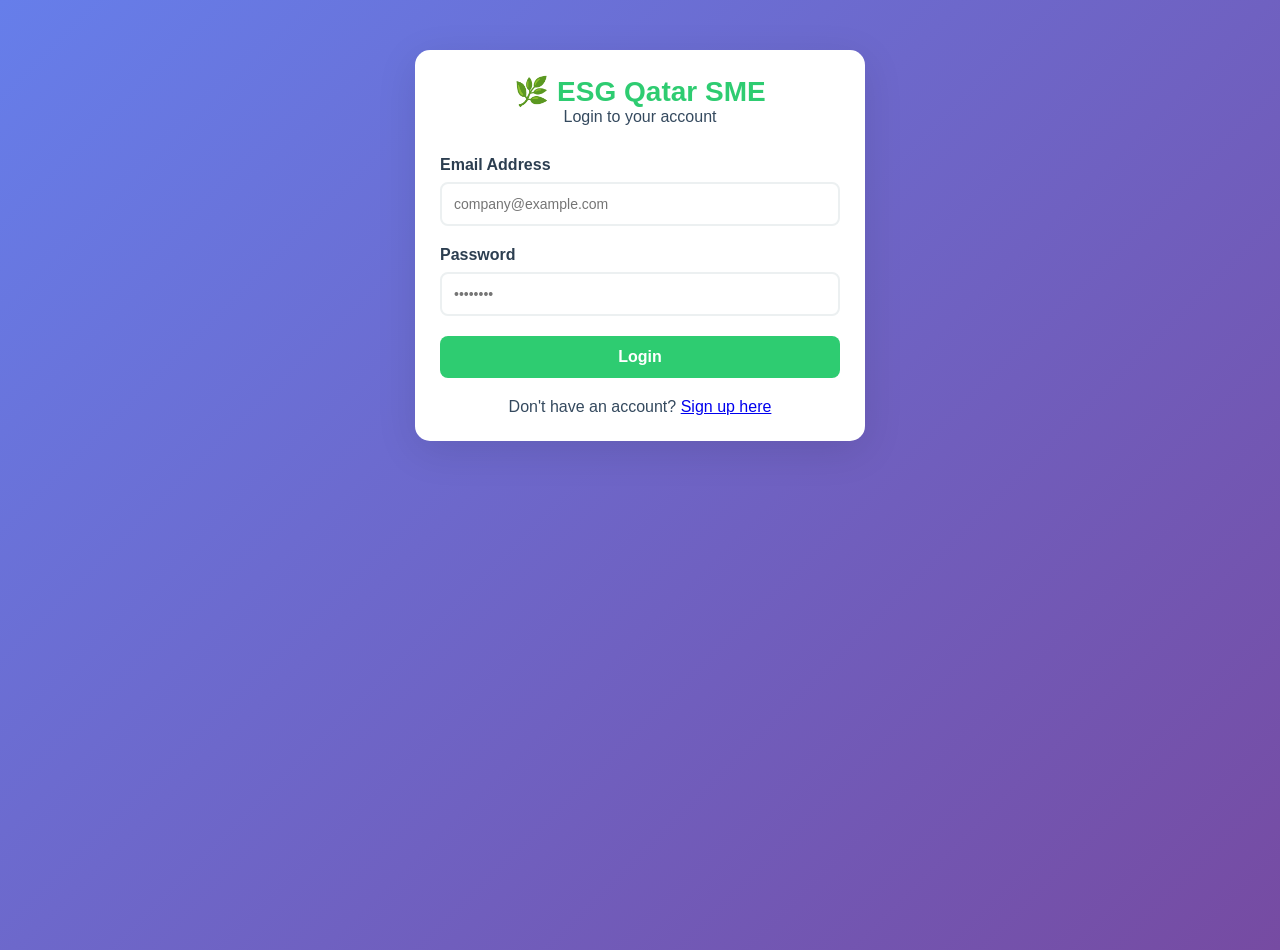
<file: esg-form.html>
<!DOCTYPE html>
<html lang="en">
<head>
    <meta charset="UTF-8">
    <meta name="viewport" content="width=device-width, initial-scale=1.0">
    <title>Enter ESG Data - Qatar SME Platform</title>
    <link rel="stylesheet" href="css/style.css">
</head>
<body>
    <nav class="navbar">
        <div class="nav-container">
            <a href="dashboard.html" class="logo">🌿 ESG Qatar SME</a>
            <div class="nav-links">
                <a href="dashboard.html">Dashboard</a>
                <a href="esg-form.html">Enter ESG Data</a>
                <a href="reports.html">Reports</a>
                <a href="materiality.html">Materiality</a>
                <a href="#" id="logoutBtn">Logout</a>
            </div>
        </div>
    </nav>

    <div class="container">
        <h1>Enter ESG Performance Data</h1>
        <p>Based on QDB ESG Guidance Manual for SMEs (Pages 16-28)</p>

        <div class="card">
            <div class="tabs">
                <button class="tab active" onclick="showTab('environment')">🌍 Environment</button>
                <button class="tab" onclick="showTab('social')">👥 Social</button>
                <button class="tab" onclick="showTab('governance')">⚖️ Governance</button>
            </div>

            <form id="esgForm">
                <input type="hidden" id="reportingYear" value="2025">
                
                <!-- Environment Tab -->
                <div id="environment" class="tab-content">
                    <h3>GHG Emissions (Page 16)</h3>
                    <div class="form-group">
                        <label>Scope 1 Emissions (tCO2e)</label>
                        <input type="number" id="scope1" step="0.01" placeholder="e.g., 150.5">
                    </div>
                    <div class="form-group">
                        <label>Scope 2 Emissions (tCO2e)</label>
                        <input type="number" id="scope2" step="0.01" placeholder="e.g., 200.3">
                    </div>
                    <div class="form-group">
                        <label>Scope 3 Emissions (tCO2e)</label>
                        <input type="number" id="scope3" step="0.01" placeholder="e.g., 300.0">
                    </div>

                    <h3>Energy Management (Page 18)</h3>
                    <div class="form-group">
                        <label>Total Electricity Consumption (kWh)</label>
                        <input type="number" id="electricity" step="0.01" placeholder="e.g., 50000">
                    </div>
                    <div class="form-group">
                        <label>Renewable Energy Percentage (%)</label>
                        <input type="number" id="renewable" step="0.1" placeholder="e.g., 25">
                    </div>

                    <h3>Water & Waste (Pages 18-19)</h3>
                    <div class="form-group">
                        <label>Total Water Consumption (m³)</label>
                        <input type="number" id="water" step="0.01" placeholder="e.g., 1000">
                    </div>
                    <div class="form-group">
                        <label>Total Waste Generated (tonnes)</label>
                        <input type="number" id="waste" step="0.01" placeholder="e.g., 50">
                    </div>
                    <div class="form-group">
                        <label>Waste Recycled Percentage (%)</label>
                        <input type="number" id="wasteRecycled" step="0.1" placeholder="e.g., 45">
                    </div>
                </div>

                <!-- Social Tab -->
                <div id="social" class="tab-content" style="display: none;">
                    <h3>Human Capital (Page 21)</h3>
                    <div class="form-group">
                        <label>Total Employees (FTE)</label>
                        <input type="number" id="employees" placeholder="e.g., 150">
                    </div>
                    <div class="form-group">
                        <label>Employee Turnover Rate (%)</label>
                        <input type="number" id="turnover" step="0.1" placeholder="e.g., 15">
                    </div>

                    <h3>Health & Safety (Page 20)</h3>
                    <div class="form-group">
                        <label>LTIFR (per million hours)</label>
                        <input type="number" id="ltifr" step="0.01" placeholder="e.g., 2.5">
                    </div>
                    <div class="form-group">
                        <label>Safety Training Completion (%)</label>
                        <input type="number" id="safetyTraining" step="0.1" placeholder="e.g., 85">
                    </div>

                    <h3>Diversity & Inclusion (Page 23)</h3>
                    <div class="form-group">
                        <label>Women in Board (%)</label>
                        <input type="number" id="womenBoard" step="0.1" placeholder="e.g., 30">
                    </div>
                    <div class="form-group">
                        <label>Qatarization Percentage (%)</label>
                        <input type="number" id="qatarization" step="0.1" placeholder="e.g., 20">
                    </div>
                </div>

                <!-- Governance Tab -->
                <div id="governance" class="tab-content" style="display: none;">
                    <h3>Corporate Governance (Page 24)</h3>
                    <div class="form-group">
                        <label>
                            <input type="checkbox" id="antibribery"> Anti-bribery policy in place
                        </label>
                    </div>

                    <h3>Supply Chain Management (Page 26)</h3>
                    <div class="form-group">
                        <label>Suppliers screened for ESG (%)</label>
                        <input type="number" id="supplierScreened" step="0.1" placeholder="e.g., 75">
                    </div>
                    <div class="form-group">
                        <label>Local Procurement (%)</label>
                        <input type="number" id="localProcurement" step="0.1" placeholder="e.g., 60">
                    </div>

                    <h3>Data Privacy & Cyber Security (Page 27)</h3>
                    <div class="form-group">
                        <label>Data Breaches Count (this year)</label>
                        <input type="number" id="dataBreaches" placeholder="e.g., 0">
                    </div>
                </div>

                <div style="margin-top: 30px;">
                    <button type="submit" class="btn btn-primary">💾 Save ESG Data</button>
                    <button type="button" onclick="window.location.href='dashboard.html'" class="btn">Cancel</button>
                </div>
            </form>
        </div>
    </div>

    <script src="js/api.js"></script>
    <script>
        // Check authentication
        if (!api.token) {
            window.location.href = 'login.html';
        }

        function showTab(tabName) {
            document.querySelectorAll('.tab-content').forEach(tab => {
                tab.style.display = 'none';
            });
            document.getElementById(tabName).style.display = 'block';
            
            document.querySelectorAll('.tab').forEach(tab => {
                tab.classList.remove('active');
            });
            event.target.classList.add('active');
        }

        document.getElementById('esgForm').addEventListener('submit', async (e) => {
            e.preventDefault();
            
            const esgData = {
                reporting_year: parseInt(document.getElementById('reportingYear').value),
                scope1_emissions: parseFloat(document.getElementById('scope1').value) || 0,
                scope2_emissions: parseFloat(document.getElementById('scope2').value) || 0,
                scope3_emissions: parseFloat(document.getElementById('scope3').value) || 0,
                total_electricity_kwh: parseFloat(document.getElementById('electricity').value) || 0,
                renewable_energy_percentage: parseFloat(document.getElementById('renewable').value) || 0,
                total_water_consumption: parseFloat(document.getElementById('water').value) || 0,
                total_waste_generated: parseFloat(document.getElementById('waste').value) || 0,
                waste_recycled_percentage: parseFloat(document.getElementById('wasteRecycled').value) || 0,
                total_employees: parseInt(document.getElementById('employees').value) || 0,
                employee_turnover_rate: parseFloat(document.getElementById('turnover').value) || 0,
                ltifr: parseFloat(document.getElementById('ltifr').value) || 0,
                safety_training_completion: parseFloat(document.getElementById('safetyTraining').value) || 0,
                women_in_board_percentage: parseFloat(document.getElementById('womenBoard').value) || 0,
                qatarization_percentage: parseFloat(document.getElementById('qatarization').value) || 0,
                has_antibribery_policy: document.getElementById('antibribery').checked,
                supplier_esg_screened: parseFloat(document.getElementById('supplierScreened').value) || 0,
                local_procurement_percentage: parseFloat(document.getElementById('localProcurement').value) || 0,
                data_breaches_count: parseInt(document.getElementById('dataBreaches').value) || 0
            };
            
            try {
                const result = await api.saveESGData(esgData);
                alert('ESG data saved successfully!');
                window.location.href = 'dashboard.html';
            } catch (error) {
                alert('Error saving data: ' + error.message);
            }
        });

        document.getElementById('logoutBtn')?.addEventListener('click', (e) => {
            e.preventDefault();
            api.logout();
        });
    </script>
</body>
</html>
</file>
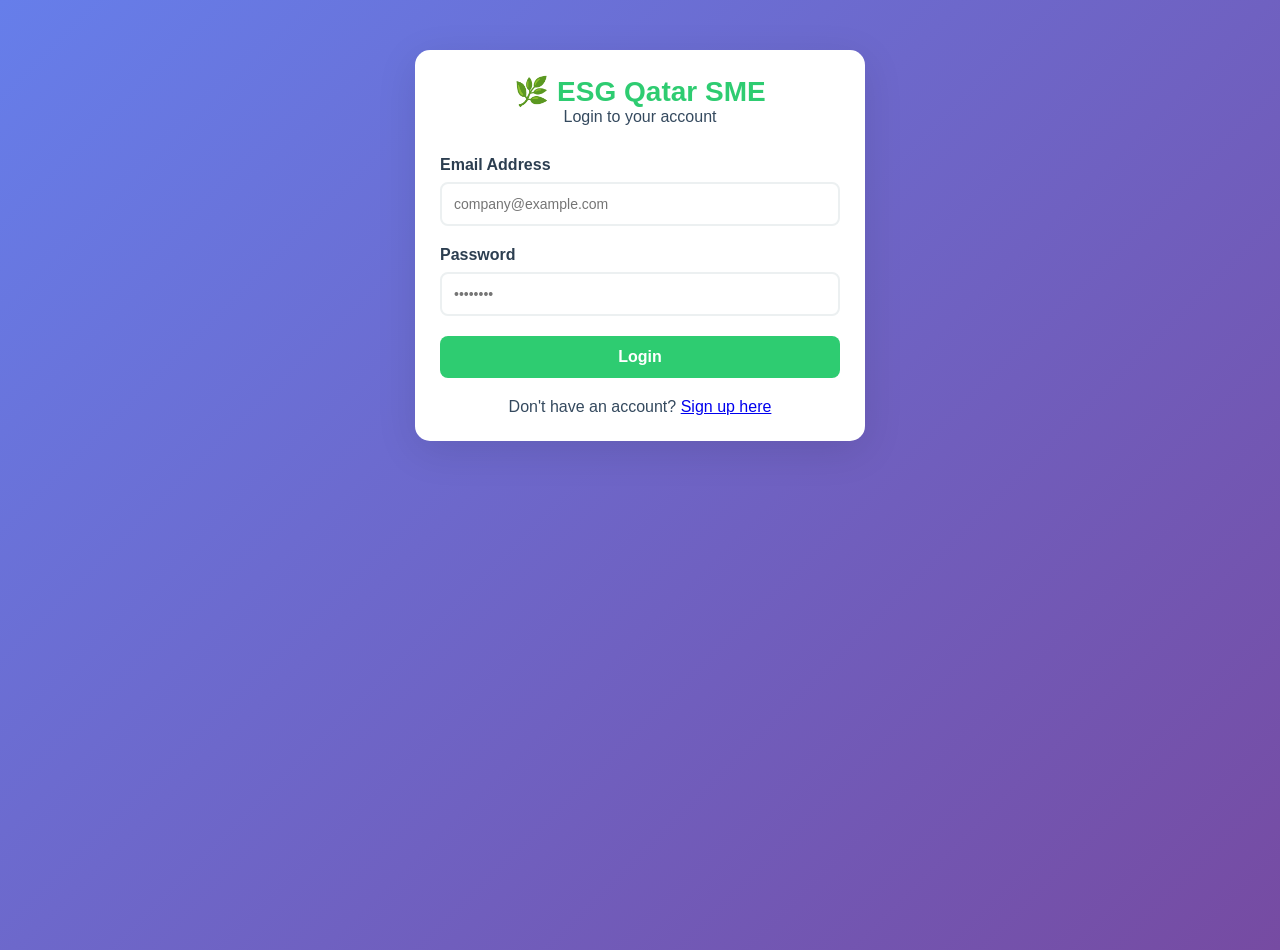
<file: login.html>
<!DOCTYPE html>
<html lang="en">
<head>
    <meta charset="UTF-8">
    <meta name="viewport" content="width=device-width, initial-scale=1.0">
    <title>Login - ESG Qatar SME Platform</title>
    <link rel="stylesheet" href="css/style.css">
    <style>
        .auth-container {
            max-width: 450px;
            margin: 50px auto;
        }
        .auth-header {
            text-align: center;
            margin-bottom: 30px;
        }
        .auth-header h1 {
            color: var(--primary);
            font-size: 28px;
        }
    </style>
</head>
<body>
    <div class="auth-container">
        <div class="card">
            <div class="auth-header">
                <h1>🌿 ESG Qatar SME</h1>
                <p>Login to your account</p>
            </div>
            
            <form id="loginForm">
                <div class="form-group">
                    <label>Email Address</label>
                    <input type="email" id="email" required placeholder="company@example.com">
                </div>
                
                <div class="form-group">
                    <label>Password</label>
                    <input type="password" id="password" required placeholder="••••••••">
                </div>
                
                <button type="submit" class="btn btn-primary" style="width: 100%;">Login</button>
            </form>
            
            <p style="text-align: center; margin-top: 20px;">
                Don't have an account? <a href="signup.html">Sign up here</a>
            </p>
        </div>
    </div>

    <script src="js/api.js"></script>
    <script>
        // Redirect if already logged in
        if (api.token) {
            window.location.href = 'dashboard.html';
        }

        document.getElementById('loginForm').addEventListener('submit', async (e) => {
            e.preventDefault();
            
            const email = document.getElementById('email').value;
            const password = document.getElementById('password').value;
            
            try {
                await api.login({ email, password });
                window.location.href = 'dashboard.html';
            } catch (error) {
                alert('Login failed: ' + error.message);
            }
        });
    </script>
</body>
</html>
</file>
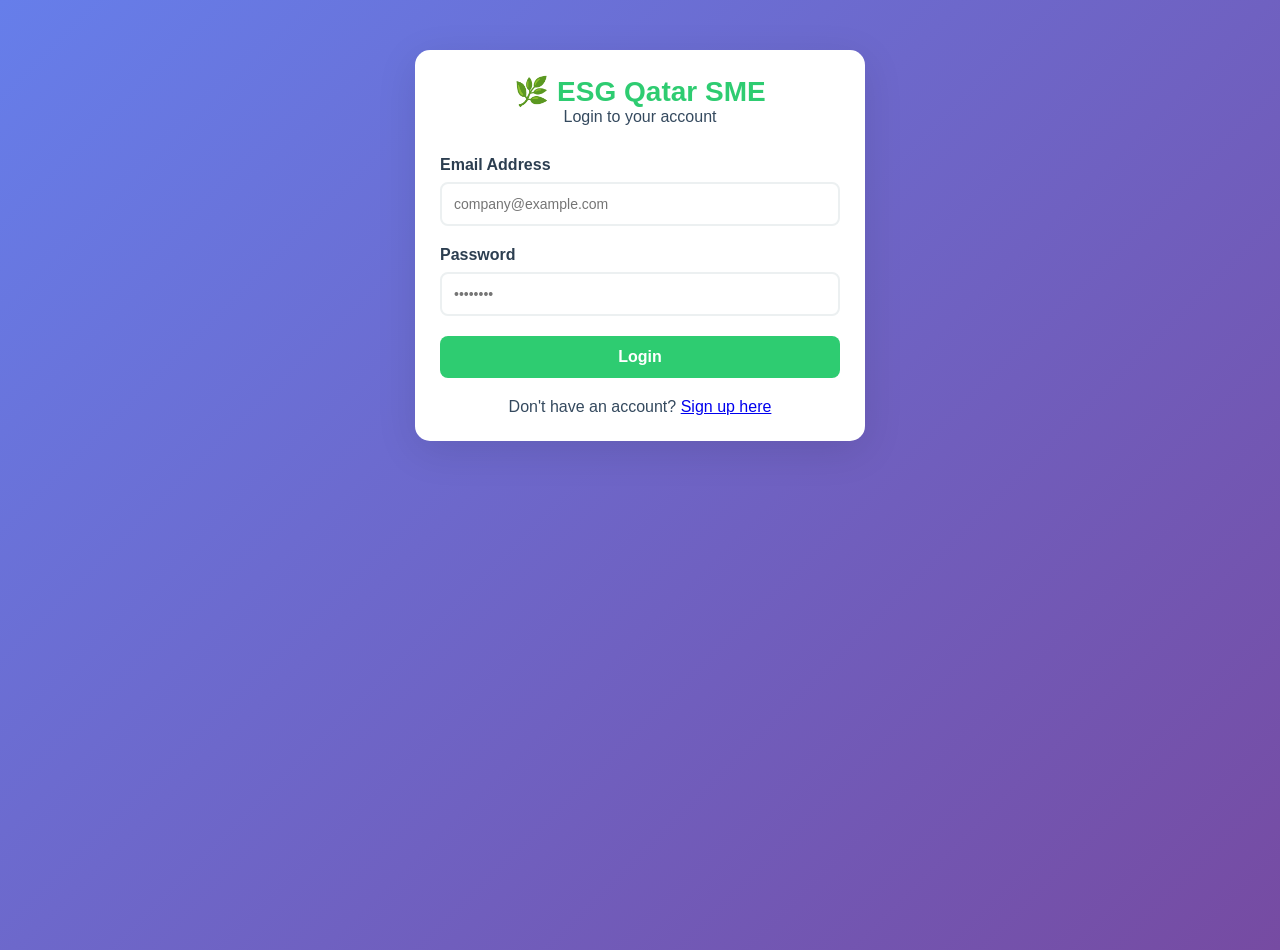
<file: materiality.html>
<!DOCTYPE html>
<html lang="en">
<head>
    <meta charset="UTF-8">
    <meta name="viewport" content="width=device-width, initial-scale=1.0, user-scalable=yes">
    <title>Materiality Assessment - Qatar SME Platform</title>
    <link rel="stylesheet" href="css/style.css">
    <style>
        .wizard-step {
            display: none;
        }
        .wizard-step.active {
            display: block;
            animation: fadeIn 0.5s ease;
        }
        @keyframes fadeIn {
            from { opacity: 0; transform: translateY(20px); }
            to { opacity: 1; transform: translateY(0); }
        }
        .step-indicator {
            display: flex;
            justify-content: space-between;
            margin-bottom: 30px;
            flex-wrap: wrap;
            gap: 10px;
        }
        .step {
            flex: 1;
            text-align: center;
            padding: 12px;
            background: #ecf0f1;
            border-radius: 8px;
            font-weight: 600;
            color: #7f8c8d;
            position: relative;
        }
        .step.active {
            background: var(--primary);
            color: white;
        }
        .step.completed {
            background: var(--primary-dark);
            color: white;
        }
        .step.completed::after {
            content: "✓";
            margin-left: 8px;
        }
        .question-card {
            background: #f8f9fa;
            border-radius: 12px;
            padding: 20px;
            margin-bottom: 20px;
            border-left: 4px solid var(--primary);
        }
        .question-text {
            font-size: 18px;
            font-weight: 600;
            margin-bottom: 15px;
            color: var(--dark);
        }
        .options {
            display: flex;
            gap: 20px;
            flex-wrap: wrap;
        }
        .option-btn {
            padding: 12px 24px;
            border: 2px solid var(--primary);
            background: white;
            border-radius: 8px;
            cursor: pointer;
            transition: all 0.3s ease;
            font-weight: 500;
        }
        .option-btn:hover {
            background: var(--primary);
            color: white;
            transform: translateY(-2px);
        }
        .option-btn.selected {
            background: var(--primary);
            color: white;
        }
        .result-container {
            background: linear-gradient(135deg, #667eea 0%, #764ba2 100%);
            border-radius: 16px;
            padding: 30px;
            color: white;
        }
        .score-grid {
            display: grid;
            grid-template-columns: repeat(auto-fit, minmax(200px, 1fr));
            gap: 20px;
            margin: 30px 0;
        }
        .score-item {
            text-align: center;
            background: rgba(255,255,255,0.2);
            border-radius: 12px;
            padding: 20px;
            backdrop-filter: blur(10px);
        }
        .score-value {
            font-size: 48px;
            font-weight: bold;
            margin: 10px 0;
        }
        .priority-list {
            background: rgba(255,255,255,0.15);
            border-radius: 12px;
            padding: 20px;
            margin: 20px 0;
        }
        .priority-list li {
            margin: 10px 0;
            padding: 8px;
        }
        .recommendation-box {
            background: white;
            color: var(--dark);
            border-radius: 12px;
            padding: 20px;
            margin-top: 20px;
        }
        .materiality-matrix {
            display: flex;
            justify-content: center;
            margin: 30px 0;
        }
        .matrix-chart {
            width: 100%;
            max-width: 500px;
            background: rgba(255,255,255,0.1);
            border-radius: 16px;
            padding: 20px;
        }
        .matrix-point {
            transition: all 0.3s ease;
        }
        .nav-buttons {
            display: flex;
            justify-content: space-between;
            margin-top: 30px;
            gap: 15px;
        }
        @media (max-width: 768px) {
            .step-indicator {
                flex-direction: column;
            }
            .options {
                flex-direction: column;
            }
            .option-btn {
                text-align: center;
            }
            .score-grid {
                grid-template-columns: 1fr;
            }
        }
        .year-select {
            max-width: 200px;
            margin-bottom: 20px;
        }
        .insight-tag {
            display: inline-block;
            background: #e74c3c;
            color: white;
            padding: 4px 12px;
            border-radius: 20px;
            font-size: 12px;
            margin: 5px;
        }
    </style>
</head>
<body>
    <nav class="navbar">
        <div class="nav-container">
            <a href="dashboard.html" class="logo">🌿 ESG Qatar SME</a>
            <div class="nav-links">
                <a href="dashboard.html">Dashboard</a>
                <a href="esg-form.html">Enter ESG Data</a>
                <a href="reports.html">Reports</a>
                <a href="materiality.html" class="active">Materiality</a>
                <a href="#" id="logoutBtn">Logout</a>
            </div>
        </div>
    </nav>

    <div class="container">
        <h1>🎯 ESG Materiality Assessment</h1>
        <p>Based on QDB Guidance Manual - Page 8: Identify your most significant ESG focus areas</p>

        <!-- Year Selection -->
        <div class="card">
            <div class="year-select">
                <label>Select Reporting Year</label>
                <select id="materialityYear">
                    <option value="2025">2025</option>
                    <option value="2024">2024</option>
                    <option value="2023">2023</option>
                </select>
            </div>
        </div>

        <!-- Wizard Steps -->
        <div class="card" id="wizardCard">
            <div class="step-indicator" id="stepIndicator">
                <div class="step active" data-step="1">1. Define Scope</div>
                <div class="step" data-step="2">2. Identify Topics</div>
                <div class="step" data-step="3">3. Stakeholder Input</div>
                <div class="step" data-step="4">4. Results</div>
            </div>

            <!-- Step 1: Define Scope -->
            <div id="step1" class="wizard-step active">
                <h3>📋 Define Your Company Scope</h3>
                <div class="question-card">
                    <div class="question-text">How many operating locations does your company have in Qatar?</div>
                    <div class="options">
                        <div class="option-btn" data-value="1">1 location</div>
                        <div class="option-btn" data-value="2">2-5 locations</div>
                        <div class="option-btn" data-value="3">6-10 locations</div>
                        <div class="option-btn" data-value="4">10+ locations</div>
                    </div>
                </div>
                <div class="question-card">
                    <div class="question-text">What is your company size?</div>
                    <div class="options">
                        <div class="option-btn" data-value="1">Micro (<10 employees)</div>
                        <div class="option-btn" data-value="2">Small (10-49 employees)</div>
                        <div class="option-btn" data-value="3">Medium (50-249 employees)</div>
                        <div class="option-btn" data-value="4">Large (250+ employees)</div>
                    </div>
                </div>
                <div class="question-card">
                    <div class="question-text">Which sector does your company belong to?</div>
                    <div class="options">
                        <div class="option-btn" data-value="Agriculture">Agriculture</div>
                        <div class="option-btn" data-value="E-Commerce">E-Commerce</div>
                        <div class="option-btn" data-value="Education">Education</div>
                        <div class="option-btn" data-value="Fintech">Fintech</div>
                        <div class="option-btn" data-value="Healthcare">Healthcare</div>
                        <div class="option-btn" data-value="Industrial Manufacturing">Industrial Manufacturing</div>
                        <div class="option-btn" data-value="Other">Other</div>
                    </div>
                </div>
            </div>

            <!-- Step 2: Identify Potential Material Topics -->
            <div id="step2" class="wizard-step">
                <h3>🔍 Identify Material Topics</h3>
                <div class="question-card">
                    <div class="question-text">Is energy consumption >20% of your operating costs?</div>
                    <div class="options">
                        <div class="option-btn" data-value="high">Yes, significant</div>
                        <div class="option-btn" data-value="medium">Moderate</div>
                        <div class="option-btn" data-value="low">No, minimal</div>
                    </div>
                </div>
                <div class="question-card">
                    <div class="question-text">Do you export to international markets (EU, US, UK)?</div>
                    <div class="options">
                        <div class="option-btn" data-value="yes">Yes</div>
                        <div class="option-btn" data-value="no">No</div>
                        <div class="option-btn" data-value="planning">Planning to</div>
                    </div>
                </div>
                <div class="question-card">
                    <div class="question-text">Does your supply chain involve high-risk geographies or materials?</div>
                    <div class="options">
                        <div class="option-btn" data-value="high">Yes, significant risk</div>
                        <div class="option-btn" data-value="medium">Some risk</div>
                        <div class="option-btn" data-value="low">Low risk</div>
                    </div>
                </div>
                <div class="question-card">
                    <div class="question-text">How water-intensive are your operations?</div>
                    <div class="options">
                        <div class="option-btn" data-value="high">Very water-intensive</div>
                        <div class="option-btn" data-value="medium">Moderate usage</div>
                        <div class="option-btn" data-value="low">Minimal water usage</div>
                    </div>
                </div>
            </div>

            <!-- Step 3: Stakeholder Engagement -->
            <div id="step3" class="wizard-step">
                <h3>👥 Stakeholder Engagement</h3>
                <div class="question-card">
                    <div class="question-text">Have investors or banks asked for ESG data?</div>
                    <div class="options">
                        <div class="option-btn" data-value="yes">Yes, multiple times</div>
                        <div class="option-btn" data-value="sometimes">Occasionally</div>
                        <div class="option-btn" data-value="no">Not yet</div>
                    </div>
                </div>
                <div class="question-card">
                    <div class="question-text">Do your employees request sustainability initiatives?</div>
                    <div class="options">
                        <div class="option-btn" data-value="yes">Yes, actively</div>
                        <div class="option-btn" data-value="sometimes">Some interest</div>
                        <div class="option-btn" data-value="no">No demand</div>
                    </div>
                </div>
                <div class="question-card">
                    <div class="question-text">Have you received any regulatory inquiries about ESG?</div>
                    <div class="options">
                        <div class="option-btn" data-value="yes">Yes</div>
                        <div class="option-btn" data-value="no">No</div>
                    </div>
                </div>
                <div class="question-card">
                    <div class="question-text">Do your customers require ESG compliance?</div>
                    <div class="options">
                        <div class="option-btn" data-value="yes">Yes, mandatory</div>
                        <div class="option-btn" data-value="sometimes">Preferred</div>
                        <div class="option-btn" data-value="no">Not required</div>
                    </div>
                </div>
            </div>

            <!-- Step 4: Results -->
            <div id="step4" class="wizard-step">
                <div class="result-container" id="resultsContainer">
                    <div style="text-align: center;">
                        <div class="spinner"></div>
                        <p>Analyzing your materiality assessment...</p>
                    </div>
                </div>
            </div>

            <div class="nav-buttons">
                <button id="prevBtn" class="btn" style="display: none;" onclick="changeStep(-1)">◀ Previous</button>
                <button id="nextBtn" class="btn btn-primary" onclick="changeStep(1)">Next ▶</button>
                <button id="submitBtn" class="btn btn-primary" style="display: none;" onclick="submitAssessment()">Generate Materiality Matrix ▶</button>
            </div>
        </div>

        <!-- Previous Assessments -->
        <div class="card" id="historyCard" style="display: none;">
            <h3>📊 Previous Materiality Assessments</h3>
            <div id="previousAssessments"></div>
        </div>
    </div>

    <script src="js/api.js"></script>
    <script>
        // Check authentication
        if (!api.token) {
            window.location.href = 'login.html';
        }

        let currentStep = 1;
        let assessmentAnswers = {
            step1: {},
            step2: {},
            step3: {}
        };

        // Initialize option selection listeners
        function initOptionListeners() {
            document.querySelectorAll('.option-btn').forEach(btn => {
                btn.removeEventListener('click', handleOptionClick);
                btn.addEventListener('click', handleOptionClick);
            });
        }

        function handleOptionClick(e) {
            const btn = e.currentTarget;
            const parent = btn.parentElement.parentElement;
            
            // Remove selected class from siblings
            btn.parentElement.querySelectorAll('.option-btn').forEach(opt => {
                opt.classList.remove('selected');
            });
            
            // Add selected class to clicked button
            btn.classList.add('selected');
            
            // Store answer
            const questionText = parent.querySelector('.question-text').innerText;
            const stepKey = `step${currentStep}`;
            assessmentAnswers[stepKey][questionText] = btn.getAttribute('data-value');
        }

        function changeStep(delta) {
            const newStep = currentStep + delta;
            if (newStep < 1 || newStep > 4) return;
            
            // Validate current step before proceeding
            if (delta === 1 && !validateStep(currentStep)) {
                showToast('Please answer all questions before proceeding', 'error');
                return;
            }
            
            currentStep = newStep;
            
            // Update step display
            document.querySelectorAll('.wizard-step').forEach(step => {
                step.classList.remove('active');
            });
            document.getElementById(`step${currentStep}`).classList.add('active');
            
            // Update step indicators
            document.querySelectorAll('.step').forEach(step => {
                const stepNum = parseInt(step.getAttribute('data-step'));
                step.classList.remove('active');
                if (stepNum === currentStep) {
                    step.classList.add('active');
                }
                if (stepNum < currentStep) {
                    step.classList.add('completed');
                } else {
                    step.classList.remove('completed');
                }
            });
            
            // Update navigation buttons
            const prevBtn = document.getElementById('prevBtn');
            const nextBtn = document.getElementById('nextBtn');
            const submitBtn = document.getElementById('submitBtn');
            
            if (currentStep === 1) {
                prevBtn.style.display = 'none';
            } else {
                prevBtn.style.display = 'block';
            }
            
            if (currentStep === 4) {
                nextBtn.style.display = 'none';
                submitBtn.style.display = 'block';
            } else {
                nextBtn.style.display = 'block';
                submitBtn.style.display = 'none';
            }
        }

        function validateStep(step) {
            const stepKey = `step${step}`;
            const answers = assessmentAnswers[stepKey];
            const questionCards = document.querySelectorAll(`#step${step} .question-card`);
            
            for (let card of questionCards) {
                const questionText = card.querySelector('.question-text').innerText;
                if (!answers[questionText]) {
                    card.style.borderLeftColor = '#e74c3c';
                    setTimeout(() => {
                        card.style.borderLeftColor = 'var(--primary)';
                    }, 2000);
                    return false;
                }
            }
            return true;
        }

        async function submitAssessment() {
            if (!validateStep(3)) return;
            
            const year = document.getElementById('materialityYear').value;
            const resultsContainer = document.getElementById('resultsContainer');
            
            resultsContainer.innerHTML = '<div style="text-align: center;"><div class="spinner"></div><p>Analyzing your materiality assessment...</p></div>';
            
            try {
                // Calculate materiality scores based on answers
                const scores = calculateMaterialityScores();
                
                // Display results
                displayResults(scores, year);
                
                // Save to backend
                await saveMaterialityAssessment(year, scores);
                
            } catch (error) {
                resultsContainer.innerHTML = `
                    <div style="text-align: center; color: #e74c3c;">
                        <p>❌ Error: ${error.message}</p>
                        <button onclick="submitAssessment()" class="btn btn-primary">Retry</button>
                    </div>
                `;
            }
        }

        function calculateMaterialityScores() {
            let envScore = 30; // Base score
            let socialScore = 30;
            let govScore = 30;
            
            const step1 = assessmentAnswers.step1;
            const step2 = assessmentAnswers.step2;
            const step3 = assessmentAnswers.step3;
            
            // Calculate Environment Score
            if (step2['Is energy consumption >20% of your operating costs?'] === 'high') envScore += 30;
            if (step2['Is energy consumption >20% of your operating costs?'] === 'medium') envScore += 15;
            if (step2['How water-intensive are your operations?'] === 'high') envScore += 25;
            if (step2['How water-intensive are your operations?'] === 'medium') envScore += 12;
            if (step1['Which sector does your company belong to?'] === 'Industrial Manufacturing') envScore += 15;
            if (step1['Which sector does your company belong to?'] === 'Agriculture') envScore += 20;
            
            // Calculate Social Score
            if (step3['Do your employees request sustainability initiatives?'] === 'yes') socialScore += 25;
            if (step3['Do your employees request sustainability initiatives?'] === 'sometimes') socialScore += 12;
            if (step1['What is your company size?'] === '4') socialScore += 20;
            if (step1['What is your company size?'] === '3') socialScore += 15;
            if (step1['Which sector does your company belong to?'] === 'Healthcare') socialScore += 20;
            
            // Calculate Governance Score
            if (step2['Do you export to international markets (EU, US, UK)?'] === 'yes') govScore += 30;
            if (step2['Do you export to international markets (EU, US, UK)?'] === 'planning') govScore += 15;
            if (step3['Have investors or banks asked for ESG data?'] === 'yes') govScore += 25;
            if (step3['Have investors or banks asked for ESG data?'] === 'sometimes') govScore += 12;
            if (step3['Do your customers require ESG compliance?'] === 'yes') govScore += 20;
            if (step2['Does your supply chain involve high-risk geographies or materials?'] === 'high') govScore += 15;
            
            // Cap at 100
            envScore = Math.min(envScore, 100);
            socialScore = Math.min(socialScore, 100);
            govScore = Math.min(govScore, 100);
            
            // Determine priority topics
            let priorityTopics = [];
            if (envScore > 60) priorityTopics.push('🌍 GHG Emissions', '💡 Energy Management', '💧 Water Conservation', '♻️ Waste Management');
            if (socialScore > 60) priorityTopics.push('👥 Employee Health & Safety', '📚 Training & Development', '🌈 Diversity & Inclusion');
            if (govScore > 60) priorityTopics.push('⚖️ Anti-corruption', '🔗 Supply Chain ESG', '🔒 Data Privacy');
            
            if (priorityTopics.length === 0) {
                priorityTopics = ['📊 Start with Basic ESG KPIs (Pages 16-28)', '📝 Establish ESG Policy', '🎯 Set ESG Targets'];
            }
            
            // Generate recommendations
            let recommendations = [];
            if (envScore < 50) recommendations.push('Implement energy monitoring systems and track Scope 1 & 2 emissions quarterly');
            if (socialScore < 50) recommendations.push('Develop health & safety training program and establish diversity policy');
            if (govScore < 50) recommendations.push('Create anti-bribery policy and screen suppliers for ESG compliance');
            if (envScore > 70) recommendations.push('Consider pursuing Advanced KPIs from pages 29-32');
            if (govScore > 70 && step2['Do you export to international markets (EU, US, UK)?'] === 'yes') {
                recommendations.push('Prepare for EU CSRD and CBAM compliance requirements');
            }
            
            return {
                environment: Math.round(envScore),
                social: Math.round(socialScore),
                governance: Math.round(govScore),
                overall: Math.round((envScore + socialScore + govScore) / 3),
                priorityTopics: priorityTopics.slice(0, 5),
                recommendations: recommendations.slice(0, 4)
            };
        }

        function displayResults(scores, year) {
            const resultsContainer = document.getElementById('resultsContainer');
            
            resultsContainer.innerHTML = `
                <div style="text-align: center; margin-bottom: 20px;">
                    <h2>📊 Materiality Assessment Results</h2>
                    <p>Reporting Year: ${year}</p>
                </div>
                
                <div class="score-grid">
                    <div class="score-item">
                        <div>🌍 Environment</div>
                        <div class="score-value">${scores.environment}</div>
                        <div class="score-bar" style="background: rgba(255,255,255,0.3); border-radius: 10px; overflow: hidden;">
                            <div style="width: ${scores.environment}%; height: 8px; background: #2ecc71;"></div>
                        </div>
                    </div>
                    <div class="score-item">
                        <div>👥 Social</div>
                        <div class="score-value">${scores.social}</div>
                        <div class="score-bar" style="background: rgba(255,255,255,0.3); border-radius: 10px; overflow: hidden;">
                            <div style="width: ${scores.social}%; height: 8px; background: #3498db;"></div>
                        </div>
                    </div>
                    <div class="score-item">
                        <div>⚖️ Governance</div>
                        <div class="score-value">${scores.governance}</div>
                        <div class="score-bar" style="background: rgba(255,255,255,0.3); border-radius: 10px; overflow: hidden;">
                            <div style="width: ${scores.governance}%; height: 8px; background: #e74c3c;"></div>
                        </div>
                    </div>
                </div>
                
                <div class="score-item" style="margin-top: 20px;">
                    <div>🎯 Overall Materiality Priority</div>
                    <div class="score-value">${scores.overall}</div>
                    <div class="score-bar" style="background: rgba(255,255,255,0.3); border-radius: 10px; overflow: hidden;">
                        <div style="width: ${scores.overall}%; height: 8px; background: #f39c12;"></div>
                    </div>
                </div>
                
                <div class="priority-list">
                    <h3>⭐ Priority Focus Areas</h3>
                    <ul>
                        ${scores.priorityTopics.map(topic => `<li>${topic}</li>`).join('')}
                    </ul>
                </div>
                
                <div class="recommendation-box">
                    <h3>💡 Recommendations (Based on QDB Manual)</h3>
                    <ul>
                        ${scores.recommendations.map(rec => `<li>📌 ${rec}</li>`).join('')}
                    </ul>
                </div>
                
                <div style="margin-top: 30px; text-align: center;">
                    <button onclick="downloadMaterialityReport()" class="btn btn-primary">📥 Download Materiality Report</button>
                    <button onclick="resetWizard()" class="btn btn-outline" style="margin-left: 10px;">🔄 Start Over</button>
                </div>
            `;
        }

        async function saveMaterialityAssessment(year, scores) {
            try {
                // Call backend to save assessment
                const result = await api.assessMateriality(year);
                console.log('Assessment saved:', result);
                showToast('Materiality assessment saved successfully!', 'success');
            } catch (error) {
                console.error('Error saving assessment:', error);
                // Don't show error to user as we already have results
            }
        }

        function downloadMaterialityReport() {
            const scores = calculateMaterialityScores();
            const year = document.getElementById('materialityYear').value;
            
            const reportHTML = `
                <!DOCTYPE html>
                <html>
                <head><title>Materiality Assessment ${year}</title>
                <style>
                    body { font-family: Arial; padding: 40px; }
                    .header { text-align: center; border-bottom: 2px solid #2ecc71; }
                    .score { font-size: 48px; font-weight: bold; color: #2ecc71; }
                </style>
                </head>
                <body>
                    <div class="header">
                        <h1>ESG Materiality Assessment</h1>
                        <p>${new Date().toLocaleDateString()}</p>
                    </div>
                    <h2>Environment Score: ${scores.environment}</h2>
                    <h2>Social Score: ${scores.social}</h2>
                    <h2>Governance Score: ${scores.governance}</h2>
                    <h2>Priority Topics:</h2>
                    <ul>${scores.priorityTopics.map(t => `<li>${t}</li>`).join('')}</ul>
                    <h2>Recommendations:</h2>
                    <ul>${scores.recommendations.map(r => `<li>${r}</li>`).join('')}</ul>
                </body>
                </html>
            `;
            
            const blob = new Blob([reportHTML], { type: 'text/html' });
            const url = URL.createObjectURL(blob);
            const a = document.createElement('a');
            a.href = url;
            a.download = `materiality_assessment_${year}.html`;
            a.click();
            URL.revokeObjectURL(url);
            
            showToast('Materiality report downloaded!', 'success');
        }

        function resetWizard() {
            currentStep = 1;
            assessmentAnswers = { step1: {}, step2: {}, step3: {} };
            
            // Clear all selected options
            document.querySelectorAll('.option-btn').forEach(btn => {
                btn.classList.remove('selected');
            });
            
            // Reset to step 1
            changeStep(-3);
            
            // Scroll to top
            window.scrollTo({ top: 0, behavior: 'smooth' });
        }

        function showToast(message, type) {
            const toast = document.createElement('div');
            toast.className = 'toast';
            toast.style.background = type === 'error' ? '#e74c3c' : '#2ecc71';
            toast.textContent = message;
            document.body.appendChild(toast);
            setTimeout(() => toast.remove(), 3000);
        }

        // Initialize
        initOptionListeners();

        // Logout handler
        document.getElementById('logoutBtn')?.addEventListener('click', (e) => {
            e.preventDefault();
            api.logout();
        });

        // Year change handler
        document.getElementById('materialityYear')?.addEventListener('change', () => {
            resetWizard();
        });
    </script>
</body>
</html>
</file>
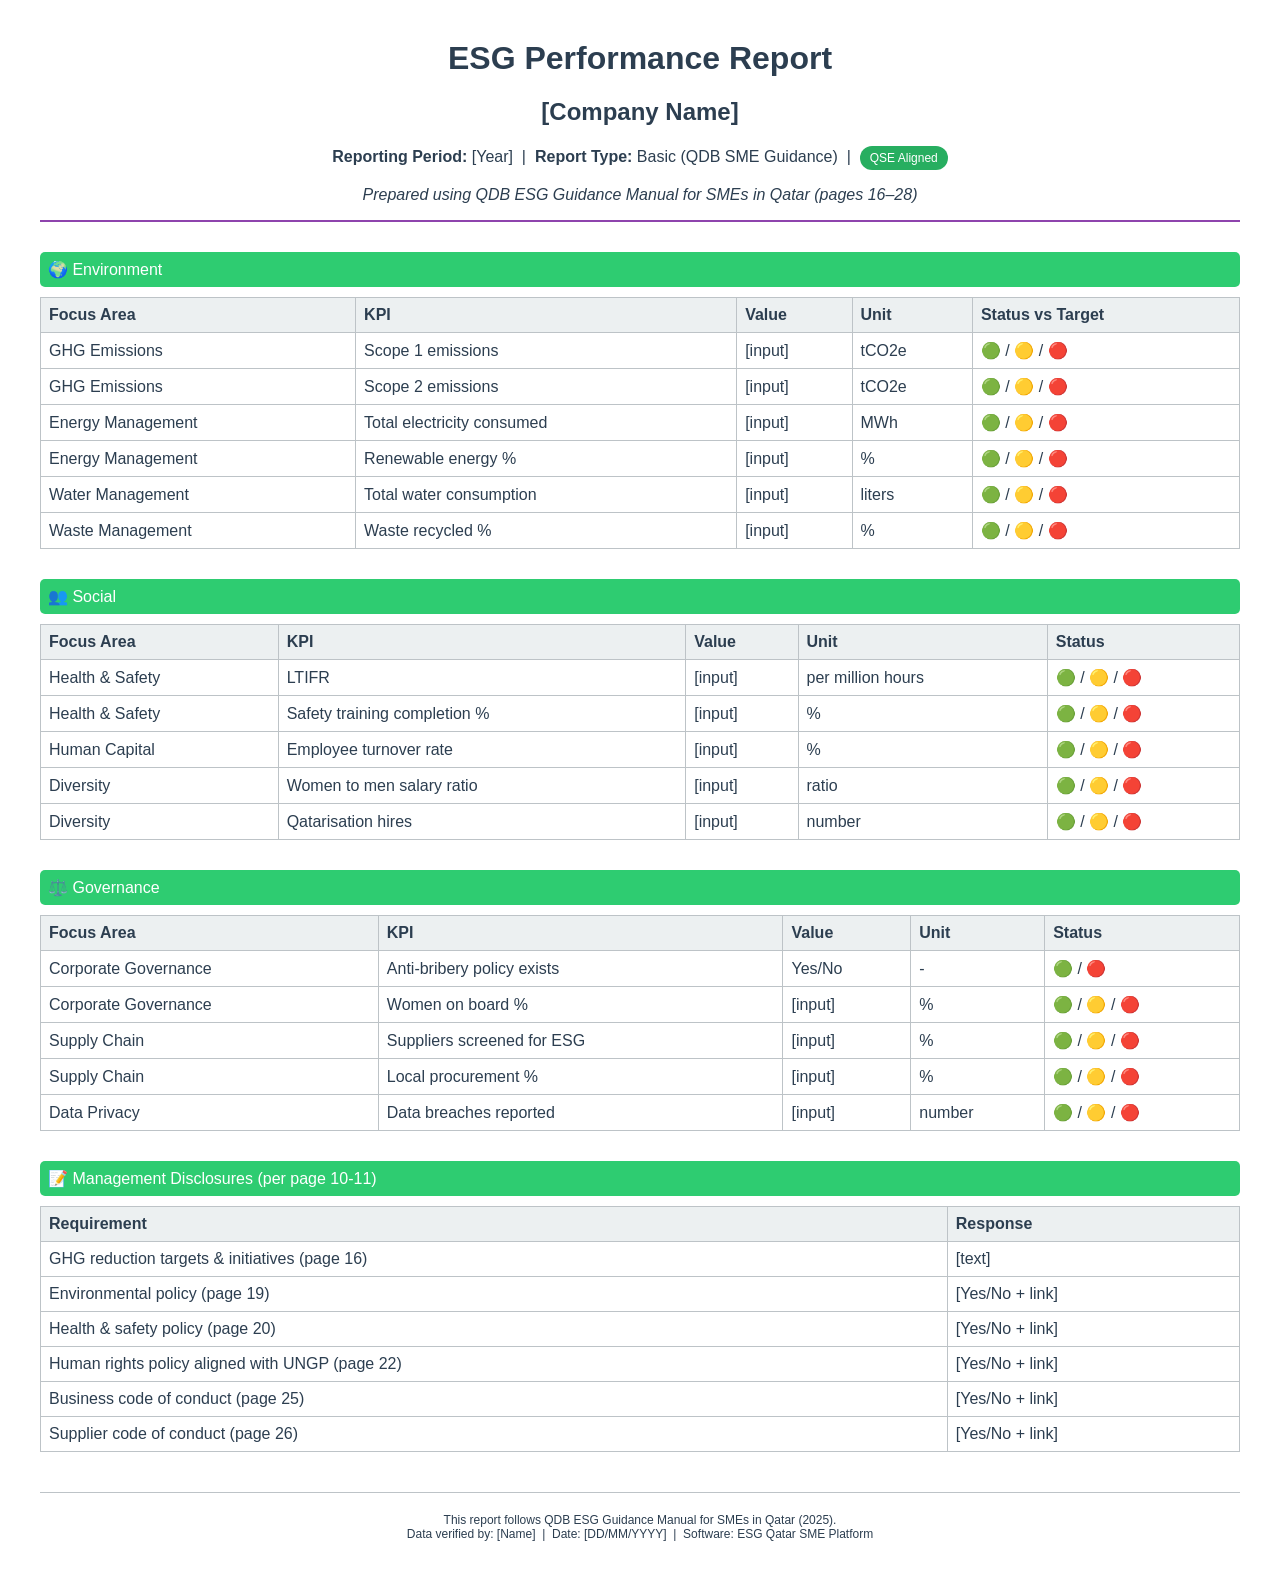
<file: report.html>
<!DOCTYPE html>
<html>
<head>
    <title>ESG Report – [Company Name]</title>
    <style>
        body { font-family: 'Arial', sans-serif; margin: 40px; color: #2c3e50; }
        .header { text-align: center; border-bottom: 2px solid #8e44ad; margin-bottom: 30px; }
        .section { margin-bottom: 30px; page-break-inside: avoid; }
        .section-title { background-color: #2ecc71; color: white; padding: 8px; border-radius: 5px; }
        .kpi-table { width: 100%; border-collapse: collapse; margin-top: 10px; }
        .kpi-table th, .kpi-table td { border: 1px solid #bdc3c7; padding: 8px; text-align: left; }
        .kpi-table th { background-color: #ecf0f1; }
        .footer { margin-top: 40px; font-size: 12px; text-align: center; border-top: 1px solid #bdc3c7; padding-top: 20px; }
        .badge { display: inline-block; background-color: #27ae60; color: white; padding: 5px 10px; border-radius: 20px; font-size: 12px; }
    </style>
</head>
<body>

<div class="header">
    <h1>ESG Performance Report</h1>
    <h2>[Company Name]</h2>
    <p><strong>Reporting Period:</strong> [Year] &nbsp;|&nbsp; <strong>Report Type:</strong> Basic (QDB SME Guidance) &nbsp;|&nbsp; <span class="badge">QSE Aligned</span></p>
    <p><em>Prepared using QDB ESG Guidance Manual for SMEs in Qatar (pages 16–28)</em></p>
</div>

<!-- ENVIRONMENT SECTION -->
<div class="section">
    <div class="section-title">🌍 Environment</div>
    <table class="kpi-table">
        <thead>
            <tr><th>Focus Area</th><th>KPI</th><th>Value</th><th>Unit</th><th>Status vs Target</th></tr>
        </thead>
        <tbody>
            <tr><td>GHG Emissions</td><td>Scope 1 emissions</td><td>[input]</td><td>tCO2e</td><td>🟢 / 🟡 / 🔴</td></tr>
            <tr><td>GHG Emissions</td><td>Scope 2 emissions</td><td>[input]</td><td>tCO2e</td><td>🟢 / 🟡 / 🔴</td></tr>
            <tr><td>Energy Management</td><td>Total electricity consumed</td><td>[input]</td><td>MWh</td><td>🟢 / 🟡 / 🔴</td></tr>
            <tr><td>Energy Management</td><td>Renewable energy %</td><td>[input]</td><td>%</td><td>🟢 / 🟡 / 🔴</td></tr>
            <tr><td>Water Management</td><td>Total water consumption</td><td>[input]</td><td>liters</td><td>🟢 / 🟡 / 🔴</td></tr>
            <tr><td>Waste Management</td><td>Waste recycled %</td><td>[input]</td><td>%</td><td>🟢 / 🟡 / 🔴</td></tr>
        </tbody>
    </table>
</div>

<!-- SOCIAL SECTION -->
<div class="section">
    <div class="section-title">👥 Social</div>
    <table class="kpi-table">
        <thead><tr><th>Focus Area</th><th>KPI</th><th>Value</th><th>Unit</th><th>Status</th></tr></thead>
        <tbody>
            <tr><td>Health & Safety</td><td>LTIFR</td><td>[input]</td><td>per million hours</td><td>🟢 / 🟡 / 🔴</td></tr>
            <tr><td>Health & Safety</td><td>Safety training completion %</td><td>[input]</td><td>%</td><td>🟢 / 🟡 / 🔴</td></tr>
            <tr><td>Human Capital</td><td>Employee turnover rate</td><td>[input]</td><td>%</td><td>🟢 / 🟡 / 🔴</td></tr>
            <tr><td>Diversity</td><td>Women to men salary ratio</td><td>[input]</td><td>ratio</td><td>🟢 / 🟡 / 🔴</td></tr>
            <tr><td>Diversity</td><td>Qatarisation hires</td><td>[input]</td><td>number</td><td>🟢 / 🟡 / 🔴</td></tr>
        </tbody>
    </table>
</div>

<!-- GOVERNANCE SECTION -->
<div class="section">
    <div class="section-title">⚖️ Governance</div>
    <table class="kpi-table">
        <thead><tr><th>Focus Area</th><th>KPI</th><th>Value</th><th>Unit</th><th>Status</th></tr></thead>
        <tbody>
            <tr><td>Corporate Governance</td><td>Anti-bribery policy exists</td><td>Yes/No</td><td>-</td><td>🟢 / 🔴</td></tr>
            <tr><td>Corporate Governance</td><td>Women on board %</td><td>[input]</td><td>%</td><td>🟢 / 🟡 / 🔴</td></tr>
            <tr><td>Supply Chain</td><td>Suppliers screened for ESG</td><td>[input]</td><td>%</td><td>🟢 / 🟡 / 🔴</td></tr>
            <tr><td>Supply Chain</td><td>Local procurement %</td><td>[input]</td><td>%</td><td>🟢 / 🟡 / 🔴</td></tr>
            <tr><td>Data Privacy</td><td>Data breaches reported</td><td>[input]</td><td>number</td><td>🟢 / 🟡 / 🔴</td></tr>
        </tbody>
    </table>
</div>

<!-- MANAGEMENT STATEMENTS (qualitative from manual) -->
<div class="section">
    <div class="section-title">📝 Management Disclosures (per page 10-11)</div>
    <table class="kpi-table">
        <tr><th>Requirement</th><th>Response</th></tr>
        <tr><td>GHG reduction targets & initiatives (page 16)</td><td>[text]</td></tr>
        <tr><td>Environmental policy (page 19)</td><td>[Yes/No + link]</td></tr>
        <tr><td>Health & safety policy (page 20)</td><td>[Yes/No + link]</td></tr>
        <tr><td>Human rights policy aligned with UNGP (page 22)</td><td>[Yes/No + link]</td></tr>
        <tr><td>Business code of conduct (page 25)</td><td>[Yes/No + link]</td></tr>
        <tr><td>Supplier code of conduct (page 26)</td><td>[Yes/No + link]</td></tr>
    </table>
</div>

<div class="footer">
    This report follows QDB ESG Guidance Manual for SMEs in Qatar (2025).<br>
    Data verified by: [Name] &nbsp;|&nbsp; Date: [DD/MM/YYYY] &nbsp;|&nbsp; Software: ESG Qatar SME Platform
</div>

</body>
</html>
</file>
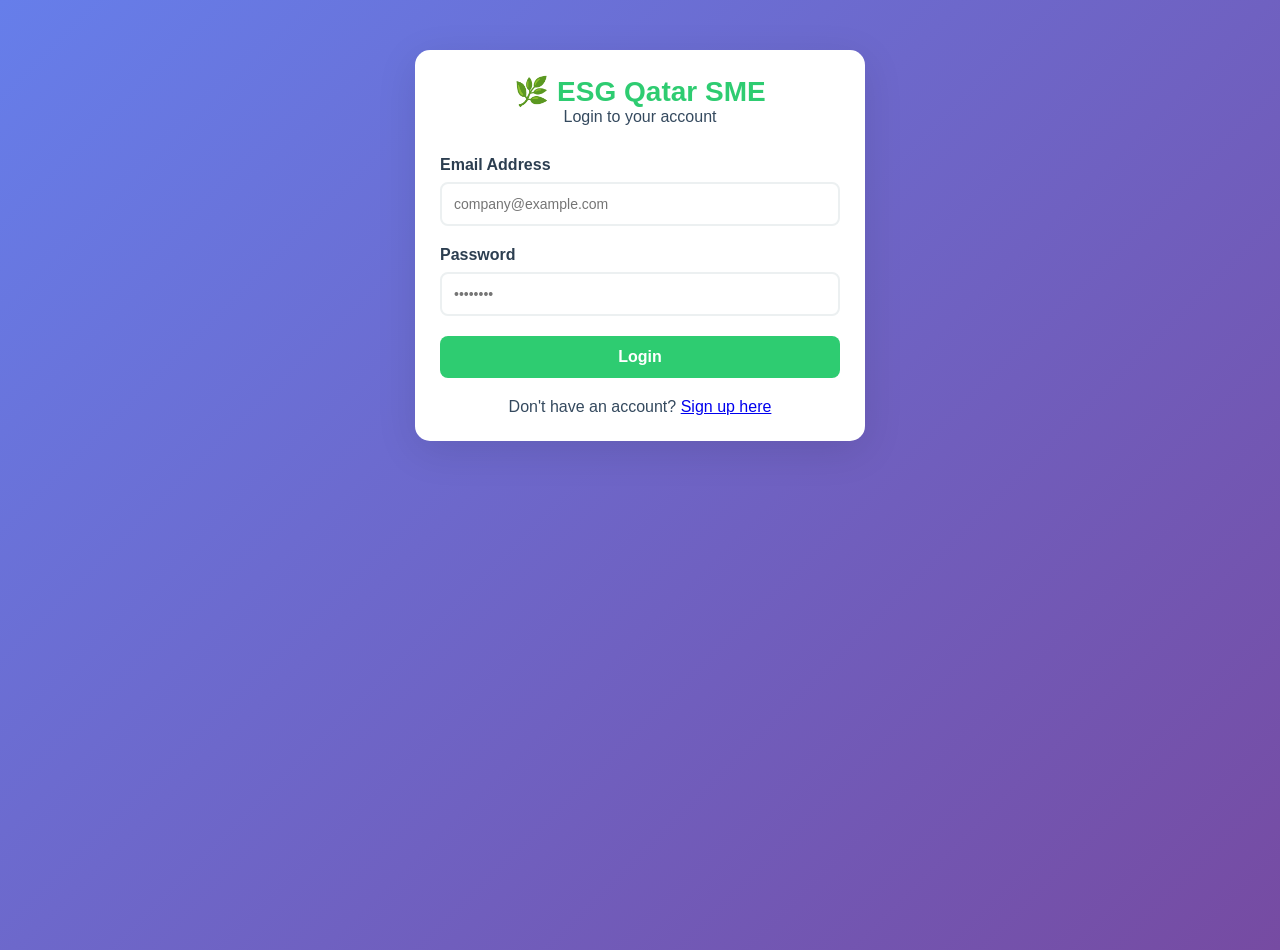
<file: reports.html>
<!DOCTYPE html>
<html lang="en">
<head>
    <meta charset="UTF-8">
    <meta name="viewport" content="width=device-width, initial-scale=1.0, user-scalable=yes">
    <title>ESG Reports - Qatar SME Platform</title>
    <link rel="stylesheet" href="css/style.css">
    <link href="https://fonts.googleapis.com/css2?family=Inter:wght@300;400;500;600;700;800&display=swap" rel="stylesheet">
    <link rel="stylesheet" href="https://cdnjs.cloudflare.com/ajax/libs/font-awesome/6.5.1/css/all.min.css">
    <style>
        * {
            margin: 0;
            padding: 0;
            box-sizing: border-box;
        }

        body {
            font-family: 'Inter', sans-serif;
            background: linear-gradient(135deg, #f5f7fa 0%, #e9eff5 100%);
            min-height: 100vh;
        }

        /* Modern Navbar */
        .navbar {
            background: rgba(255, 255, 255, 0.95);
            backdrop-filter: blur(10px);
            box-shadow: 0 4px 20px rgba(0, 0, 0, 0.08);
            position: sticky;
            top: 0;
            z-index: 1000;
            border-bottom: 1px solid rgba(0, 0, 0, 0.05);
        }

        .nav-container {
            max-width: 1400px;
            margin: 0 auto;
            padding: 1rem 2rem;
            display: flex;
            justify-content: space-between;
            align-items: center;
            flex-wrap: wrap;
            gap: 1rem;
        }

        .logo {
            font-size: 1.5rem;
            font-weight: 800;
            background: linear-gradient(135deg, #2ecc71 0%, #27ae60 100%);
            -webkit-background-clip: text;
            -webkit-text-fill-color: transparent;
            background-clip: text;
            text-decoration: none;
            display: flex;
            align-items: center;
            gap: 0.5rem;
        }

        .logo i {
            background: none;
            -webkit-text-fill-color: #2ecc71;
            font-size: 1.8rem;
        }

        .nav-links {
            display: flex;
            gap: 1rem;
            align-items: center;
            flex-wrap: wrap;
        }

        .nav-links a {
            text-decoration: none;
            color: #4a5568;
            font-weight: 500;
            transition: all 0.3s ease;
            padding: 0.5rem 1rem;
            border-radius: 10px;
            display: flex;
            align-items: center;
            gap: 0.5rem;
            font-size: 0.95rem;
        }

        .nav-links a i {
            font-size: 1rem;
        }

        .nav-links a:hover {
            color: #2ecc71;
            background: rgba(46, 204, 113, 0.1);
            transform: translateY(-2px);
        }

        .nav-links a.active {
            color: #2ecc71;
            background: rgba(46, 204, 113, 0.15);
        }

        #logoutBtn {
            color: #e74c3c;
        }

        #logoutBtn:hover {
            background: rgba(231, 76, 60, 0.1);
            color: #e74c3c;
        }

        /* Container */
        .container {
            max-width: 1400px;
            margin: 0 auto;
            padding: 2rem;
        }

        /* Page Header */
        .page-header {
            margin-bottom: 2rem;
        }

        .page-header h1 {
            font-size: 2.5rem;
            font-weight: 800;
            background: linear-gradient(135deg, #2c3e50 0%, #2ecc71 100%);
            -webkit-background-clip: text;
            -webkit-text-fill-color: transparent;
            background-clip: text;
            margin-bottom: 0.5rem;
        }

        .page-header p {
            color: #7f8c8d;
            font-size: 1rem;
        }

        /* Generate Card */
        .generate-card {
            background: linear-gradient(135deg, #667eea 0%, #764ba2 100%);
            border-radius: 24px;
            padding: 2rem;
            margin-bottom: 2rem;
            position: relative;
            overflow: hidden;
        }

        .generate-card::before {
            content: '';
            position: absolute;
            top: -50%;
            right: -50%;
            width: 200%;
            height: 200%;
            background: radial-gradient(circle, rgba(255,255,255,0.1) 0%, transparent 70%);
            pointer-events: none;
        }

        .generate-card h3 {
            color: white;
            font-size: 1.5rem;
            margin-bottom: 1.5rem;
            display: flex;
            align-items: center;
            gap: 0.75rem;
        }

        .year-selector {
            display: grid;
            grid-template-columns: repeat(auto-fit, minmax(200px, 1fr));
            gap: 1rem;
            margin-bottom: 1.5rem;
        }

        .input-group {
            background: rgba(255,255,255,0.15);
            border-radius: 12px;
            padding: 1rem;
            backdrop-filter: blur(10px);
        }

        .input-group label {
            display: block;
            color: rgba(255,255,255,0.9);
            font-size: 0.85rem;
            margin-bottom: 0.5rem;
            font-weight: 500;
        }

        .input-group select {
            width: 100%;
            padding: 0.75rem;
            border: none;
            border-radius: 8px;
            font-size: 1rem;
            background: white;
            cursor: pointer;
            font-family: 'Inter', sans-serif;
        }

        .generate-btn {
            background: white;
            color: #667eea;
            border: none;
            padding: 1rem 2rem;
            border-radius: 12px;
            font-size: 1rem;
            font-weight: 700;
            cursor: pointer;
            transition: all 0.3s ease;
            display: flex;
            align-items: center;
            justify-content: center;
            gap: 0.75rem;
            width: 100%;
        }

        .generate-btn:hover {
            transform: translateY(-2px);
            box-shadow: 0 10px 30px rgba(0,0,0,0.2);
        }

        /* Stats Bar */
        .stats-bar {
            display: grid;
            grid-template-columns: repeat(auto-fit, minmax(180px, 1fr));
            gap: 1rem;
            margin-bottom: 2rem;
        }

        .stat-card {
            background: white;
            border-radius: 16px;
            padding: 1rem;
            text-align: center;
            box-shadow: 0 2px 10px rgba(0,0,0,0.05);
        }

        .stat-number {
            font-size: 2rem;
            font-weight: 800;
            color: #2ecc71;
        }

        .stat-label {
            color: #7f8c8d;
            font-size: 0.85rem;
            margin-top: 0.25rem;
        }

        /* Filter Bar */
        .filter-bar {
            background: white;
            border-radius: 16px;
            padding: 1rem 1.5rem;
            display: flex;
            justify-content: space-between;
            align-items: center;
            flex-wrap: wrap;
            gap: 1rem;
            margin-bottom: 1.5rem;
            box-shadow: 0 2px 10px rgba(0,0,0,0.05);
        }

        .search-box {
            flex: 1;
            max-width: 350px;
            position: relative;
        }

        .search-box i {
            position: absolute;
            left: 1rem;
            top: 50%;
            transform: translateY(-50%);
            color: #bdc3c7;
        }

        .search-box input {
            width: 100%;
            padding: 0.75rem 1rem 0.75rem 2.5rem;
            border: 2px solid #ecf0f1;
            border-radius: 12px;
            font-size: 0.9rem;
            transition: all 0.3s ease;
        }

        .search-box input:focus {
            outline: none;
            border-color: #2ecc71;
        }

        .refresh-btn {
            background: #ecf0f1;
            border: none;
            padding: 0.75rem 1.5rem;
            border-radius: 12px;
            cursor: pointer;
            transition: all 0.3s ease;
            display: flex;
            align-items: center;
            gap: 0.5rem;
            font-weight: 500;
        }

        .refresh-btn:hover {
            background: #2ecc71;
            color: white;
        }

        /* Reports Grid */
        .reports-grid {
            display: grid;
            grid-template-columns: repeat(auto-fill, minmax(380px, 1fr));
            gap: 1.5rem;
        }

        .report-card {
            background: white;
            border-radius: 20px;
            overflow: hidden;
            transition: all 0.3s ease;
            box-shadow: 0 5px 20px rgba(0,0,0,0.08);
            position: relative;
        }

        .report-card:hover {
            transform: translateY(-5px);
            box-shadow: 0 15px 40px rgba(0,0,0,0.12);
        }

        .report-header {
            background: linear-gradient(135deg, #2ecc71 0%, #27ae60 100%);
            padding: 1rem 1.5rem;
            color: white;
            display: flex;
            justify-content: space-between;
            align-items: center;
        }

        .report-type {
            display: flex;
            align-items: center;
            gap: 0.5rem;
            font-weight: 600;
        }

        .report-type i {
            font-size: 1.2rem;
        }

        .report-date {
            font-size: 0.75rem;
            opacity: 0.9;
        }

        .report-body {
            padding: 1.5rem;
        }

        .report-year {
            font-size: 2rem;
            font-weight: 800;
            color: #2ecc71;
            margin-bottom: 0.5rem;
        }

        .report-meta {
            display: flex;
            gap: 1rem;
            margin-bottom: 1rem;
            font-size: 0.85rem;
            color: #7f8c8d;
        }

        .report-actions {
            display: flex;
            gap: 0.75rem;
            margin-top: 1rem;
        }

        .action-icon {
            flex: 1;
            padding: 0.75rem;
            border: none;
            border-radius: 10px;
            cursor: pointer;
            transition: all 0.3s ease;
            display: flex;
            align-items: center;
            justify-content: center;
            gap: 0.5rem;
            font-weight: 500;
            font-size: 0.85rem;
        }

        .action-download {
            background: #2ecc71;
            color: white;
        }

        .action-download:hover {
            background: #27ae60;
            transform: translateY(-2px);
        }

        .action-preview {
            background: #3498db;
            color: white;
        }

        .action-preview:hover {
            background: #2980b9;
            transform: translateY(-2px);
        }

        .action-share {
            background: #9b59b6;
            color: white;
        }

        .action-share:hover {
            background: #8e44ad;
            transform: translateY(-2px);
        }

        /* Empty State */
        .empty-state {
            text-align: center;
            padding: 4rem 2rem;
            background: white;
            border-radius: 20px;
        }

        .empty-icon {
            font-size: 4rem;
            color: #bdc3c7;
            margin-bottom: 1rem;
        }

        .empty-state h3 {
            color: #2c3e50;
            margin-bottom: 0.5rem;
        }

        .empty-state p {
            color: #7f8c8d;
        }

        /* Toast */
        .toast {
            position: fixed;
            bottom: 2rem;
            right: 2rem;
            background: #2ecc71;
            color: white;
            padding: 1rem 1.5rem;
            border-radius: 12px;
            z-index: 2000;
            animation: slideIn 0.3s ease;
            box-shadow: 0 5px 20px rgba(0,0,0,0.2);
            display: flex;
            align-items: center;
            gap: 0.5rem;
        }

        @keyframes slideIn {
            from {
                transform: translateX(100%);
                opacity: 0;
            }
            to {
                transform: translateX(0);
                opacity: 1;
            }
        }

        /* Loading */
        .loading {
            text-align: center;
            padding: 3rem;
        }

        .spinner {
            width: 50px;
            height: 50px;
            border: 3px solid #ecf0f1;
            border-top-color: #2ecc71;
            border-radius: 50%;
            animation: spin 1s linear infinite;
            margin: 0 auto 1rem;
        }

        @keyframes spin {
            to { transform: rotate(360deg); }
        }

        /* Responsive */
        @media (max-width: 768px) {
            .nav-container {
                flex-direction: column;
                padding: 1rem;
            }
            
            .nav-links {
                justify-content: center;
            }
            
            .container {
                padding: 1rem;
            }
            
            .page-header h1 {
                font-size: 1.75rem;
            }
            
            .generate-card {
                padding: 1.5rem;
            }
            
            .reports-grid {
                grid-template-columns: 1fr;
            }
            
            .filter-bar {
                flex-direction: column;
            }
            
            .search-box {
                max-width: 100%;
            }
            
            .toast {
                bottom: 1rem;
                right: 1rem;
                left: 1rem;
                text-align: center;
            }
        }
    </style>
</head>
<body>
    <nav class="navbar">
        <div class="nav-container">
            <a href="dashboard.html" class="logo">
                <i class="fas fa-leaf"></i>
                ESG Qatar SME
            </a>
            <div class="nav-links">
                <a href="dashboard.html"><i class="fas fa-chart-line"></i> Dashboard</a>
                <a href="esg-form.html"><i class="fas fa-edit"></i> Enter ESG Data</a>
                <a href="reports.html" class="active"><i class="fas fa-file-alt"></i> Reports</a>
                <a href="materiality.html"><i class="fas fa-chart-pie"></i> Materiality</a>
                <a href="#" id="logoutBtn"><i class="fas fa-sign-out-alt"></i> Logout</a>
            </div>
        </div>
    </nav>

    <div class="container">
        <div class="page-header">
            <h1><i class="fas fa-file-pdf"></i> ESG Reports</h1>
            <p>Generate and download comprehensive ESG reports aligned with QDB guidelines (Pages 16-32)</p>
        </div>

        <!-- Generate Report Card -->
        <div class="generate-card">
            <h3><i class="fas fa-plus-circle"></i> Generate New Report</h3>
            <div class="year-selector">
                <div class="input-group">
                    <label><i class="fas fa-calendar"></i> Reporting Year</label>
                    <select id="reportYear">
                        <!-- Years will be populated via JavaScript -->
                    </select>
                </div>
                <div class="input-group">
                    <label><i class="fas fa-chart-bar"></i> Report Type</label>
                    <select id="reportType">
                        <option value="basic">📋 Basic Report (Pages 16-28)</option>
                        <option value="advanced">⭐ Advanced Report (Pages 29-32)</option>
                        <option value="sector">🏭 Sector-Specific Report</option>
                    </select>
                </div>
                <div>
                    <button id="generateReportBtn" class="generate-btn">
                        <i class="fas fa-magic"></i> Generate Report
                    </button>
                </div>
            </div>
            <div id="generateStatus" style="margin-top: 1rem; text-align: center; color: white;"></div>
        </div>

        <!-- Statistics Bar -->
        <div class="stats-bar" id="statsBar">
            <div class="stat-card">
                <div class="stat-number" id="totalReports">0</div>
                <div class="stat-label">Total Reports</div>
            </div>
            <div class="stat-card">
                <div class="stat-number" id="basicCount">0</div>
                <div class="stat-label">Basic Reports</div>
            </div>
            <div class="stat-card">
                <div class="stat-number" id="advancedCount">0</div>
                <div class="stat-label">Advanced Reports</div>
            </div>
            <div class="stat-card">
                <div class="stat-number" id="sectorCount">0</div>
                <div class="stat-label">Sector Reports</div>
            </div>
        </div>

        <!-- Filter Bar -->
        <div class="filter-bar">
            <div class="search-box">
                <i class="fas fa-search"></i>
                <input type="text" id="searchReports" placeholder="Search by type, date, or year..." autocomplete="off">
            </div>
            <button id="refreshReports" class="refresh-btn">
                <i class="fas fa-sync-alt"></i> Refresh
            </button>
        </div>

        <!-- Reports Grid -->
        <div id="reportsList">
            <div class="loading">
                <div class="spinner"></div>
                <p>Loading your reports...</p>
            </div>
        </div>
    </div>

    <script src="js/api.js"></script>
    <script>
        // Check authentication
        if (!api.token) {
            window.location.href = 'login.html';
        }

        let allReports = [];

        // Populate years from 2020 to 2050
        function populateYears() {
            const yearSelect = document.getElementById('reportYear');
            const currentYear = new Date().getFullYear();
            
            for (let year = 2020; year <= 2050; year++) {
                const option = document.createElement('option');
                option.value = year;
                option.textContent = year;
                if (year === currentYear) {
                    option.selected = true;
                }
                yearSelect.appendChild(option);
            }
        }

        // Update statistics
        function updateStats(reports) {
            const total = reports.length;
            const basic = reports.filter(r => r.report_type === 'basic').length;
            const advanced = reports.filter(r => r.report_type === 'advanced').length;
            const sector = reports.filter(r => r.report_type === 'sector').length;
            
            document.getElementById('totalReports').textContent = total;
            document.getElementById('basicCount').textContent = basic;
            document.getElementById('advancedCount').textContent = advanced;
            document.getElementById('sectorCount').textContent = sector;
        }

        // Load reports history
        async function loadReports() {
            const reportsContainer = document.getElementById('reportsList');
            reportsContainer.innerHTML = '<div class="loading"><div class="spinner"></div><p>Loading your reports...</p></div>';
            
            try {
                const reports = await api.getReportHistory();
                allReports = Array.isArray(reports) ? reports : [];
                updateStats(allReports);
                displayReports(allReports);
            } catch (error) {
                console.error('Error loading reports:', error);
                reportsContainer.innerHTML = `
                    <div class="empty-state">
                        <div class="empty-icon"><i class="fas fa-folder-open"></i></div>
                        <h3>No Reports Found</h3>
                        <p>Generate your first ESG report using the form above.</p>
                    </div>
                `;
                updateStats([]);
            }
        }

        // Display reports with search filter
        function displayReports(reports) {
            const reportsContainer = document.getElementById('reportsList');
            const searchTerm = document.getElementById('searchReports')?.value.toLowerCase() || '';
            
            let filteredReports = reports;
            if (searchTerm) {
                filteredReports = reports.filter(report => 
                    report.report_type?.toLowerCase().includes(searchTerm) ||
                    report.year?.toString().includes(searchTerm) ||
                    new Date(report.created_at).toLocaleDateString().includes(searchTerm)
                );
            }
            
            if (!filteredReports || filteredReports.length === 0) {
                reportsContainer.innerHTML = `
                    <div class="empty-state">
                        <div class="empty-icon"><i class="fas fa-file-alt"></i></div>
                        <h3>${searchTerm ? 'No matching reports found' : 'No Reports Generated Yet'}</h3>
                        <p>${searchTerm ? 'Try a different search term.' : 'Generate your first ESG report using the form above.'}</p>
                    </div>
                `;
                return;
            }
            
            reportsContainer.innerHTML = `
                <div class="reports-grid">
                    ${filteredReports.map(report => `
                        <div class="report-card" data-report-id="${report.id}">
                            <div class="report-header">
                                <div class="report-type">
                                    <i class="${getReportTypeIcon(report.report_type)}"></i>
                                    ${getReportTypeName(report.report_type)}
                                </div>
                                <div class="report-date">
                                    <i class="fas fa-clock"></i> ${new Date(report.created_at).toLocaleDateString()}
                                </div>
                            </div>
                            <div class="report-body">
                                <div class="report-year">
                                    ${report.year || '2025'}
                                </div>
                                <div class="report-meta">
                                    <span><i class="fas fa-id-badge"></i> ID: #${report.id}</span>
                                    <span><i class="fas fa-chart-line"></i> ${report.report_type?.toUpperCase() || 'BASIC'}</span>
                                </div>
                                <div class="report-actions">
                                    <button onclick="downloadReport(${report.id})" class="action-icon action-download">
                                        <i class="fas fa-download"></i> Download
                                    </button>
                                    <button onclick="previewReport(${report.id})" class="action-icon action-preview">
                                        <i class="fas fa-eye"></i> Preview
                                    </button>
                                    <button onclick="shareReport(${report.id})" class="action-icon action-share">
                                        <i class="fas fa-share-alt"></i> Share
                                    </button>
                                </div>
                            </div>
                        </div>
                    `).join('')}
                </div>
            `;
        }

        function getReportTypeIcon(type) {
            const icons = {
                'basic': 'fas fa-file-alt',
                'advanced': 'fas fa-star',
                'sector': 'fas fa-industry'
            };
            return icons[type] || 'fas fa-file';
        }

        function getReportTypeName(type) {
            const names = {
                'basic': 'Basic ESG Report',
                'advanced': 'Advanced ESG Report',
                'sector': 'Sector-Specific Report'
            };
            return names[type] || 'ESG Report';
        }

        // Generate new report
        async function generateReport() {
            const year = document.getElementById('reportYear').value;
            const type = document.getElementById('reportType').value;
            const statusDiv = document.getElementById('generateStatus');
            
            statusDiv.style.display = 'block';
            statusDiv.innerHTML = '<i class="fas fa-spinner fa-pulse"></i> Generating your report...';
            
            const generateBtn = document.getElementById('generateReportBtn');
            generateBtn.disabled = true;
            generateBtn.innerHTML = '<i class="fas fa-spinner fa-pulse"></i> Generating...';
            
            try {
                const result = await api.generateReport(year, type);
                statusDiv.innerHTML = '<i class="fas fa-check-circle"></i> Report generated successfully!';
                statusDiv.style.color = '#2ecc71';
                
                // Refresh the reports list
                await loadReports();
                
                setTimeout(() => {
                    statusDiv.style.display = 'none';
                }, 3000);
                
                showToast('✅ Report generated successfully!', 'success');
                
            } catch (error) {
                statusDiv.innerHTML = `<i class="fas fa-exclamation-circle"></i> Error: ${error.message}`;
                statusDiv.style.color = '#e74c3c';
                setTimeout(() => {
                    statusDiv.style.display = 'none';
                }, 4000);
                showToast('❌ Error generating report', 'error');
            } finally {
                generateBtn.disabled = false;
                generateBtn.innerHTML = '<i class="fas fa-magic"></i> Generate Report';
            }
        }

        // Download report
        async function downloadReport(reportId) {
            try {
                showToast('⏳ Downloading report...', 'info');
                const response = await fetch(`${API_BASE}/reports/download/${reportId}`, {
                    headers: {
                        'Authorization': `Bearer ${api.token}`
                    }
                });
                
                if (!response.ok) throw new Error('Download failed');
                
                const blob = await response.blob();
                const url = window.URL.createObjectURL(blob);
                const a = document.createElement('a');
                a.href = url;
                a.download = `esg_report_${reportId}.pdf`;
                document.body.appendChild(a);
                a.click();
                document.body.removeChild(a);
                window.URL.revokeObjectURL(url);
                
                showToast('✅ Report downloaded successfully!', 'success');
            } catch (error) {
                showToast('❌ Error downloading report', 'error');
            }
        }

        // Preview report
        async function previewReport(reportId) {
            try {
                const response = await fetch(`${API_BASE}/reports/download/${reportId}`, {
                    headers: {
                        'Authorization': `Bearer ${api.token}`
                    }
                });
                
                if (!response.ok) throw new Error('Preview failed');
                
                const blob = await response.blob();
                const url = window.URL.createObjectURL(blob);
                window.open(url, '_blank');
                window.URL.revokeObjectURL(url);
            } catch (error) {
                showToast('❌ Error previewing report', 'error');
            }
        }

        // Share report
        async function shareReport(reportId) {
            if (navigator.share) {
                try {
                    await navigator.share({
                        title: 'ESG Report',
                        text: 'Check out my company\'s ESG report',
                        url: `${window.location.origin}/reports.html?id=${reportId}`
                    });
                    showToast('✅ Shared successfully!', 'success');
                } catch (error) {
                    if (error.name !== 'AbortError') {
                        showToast('❌ Error sharing', 'error');
                    }
                }
            } else {
                const shareUrl = `${window.location.origin}/reports.html?id=${reportId}`;
                navigator.clipboard.writeText(shareUrl);
                showToast('📋 Report link copied to clipboard!', 'success');
            }
        }

        function showToast(message, type = 'info') {
            const existingToast = document.querySelector('.toast');
            if (existingToast) existingToast.remove();
            
            const toast = document.createElement('div');
            toast.className = 'toast';
            const bgColor = type === 'error' ? '#e74c3c' : type === 'success' ? '#2ecc71' : '#3498db';
            toast.style.background = bgColor;
            toast.innerHTML = `<i class="fas ${type === 'error' ? 'fa-exclamation-circle' : type === 'success' ? 'fa-check-circle' : 'fa-info-circle'}"></i> ${message}`;
            document.body.appendChild(toast);
            setTimeout(() => toast.remove(), 3000);
        }

        // Event Listeners
        document.getElementById('searchReports')?.addEventListener('input', () => displayReports(allReports));
        document.getElementById('refreshReports')?.addEventListener('click', loadReports);
        document.getElementById('generateReportBtn')?.addEventListener('click', generateReport);
        document.getElementById('logoutBtn')?.addEventListener('click', (e) => {
            e.preventDefault();
            api.logout();
        });

        // Initialize
        populateYears();
        loadReports();
    </script>
</body>
</html>
</file>
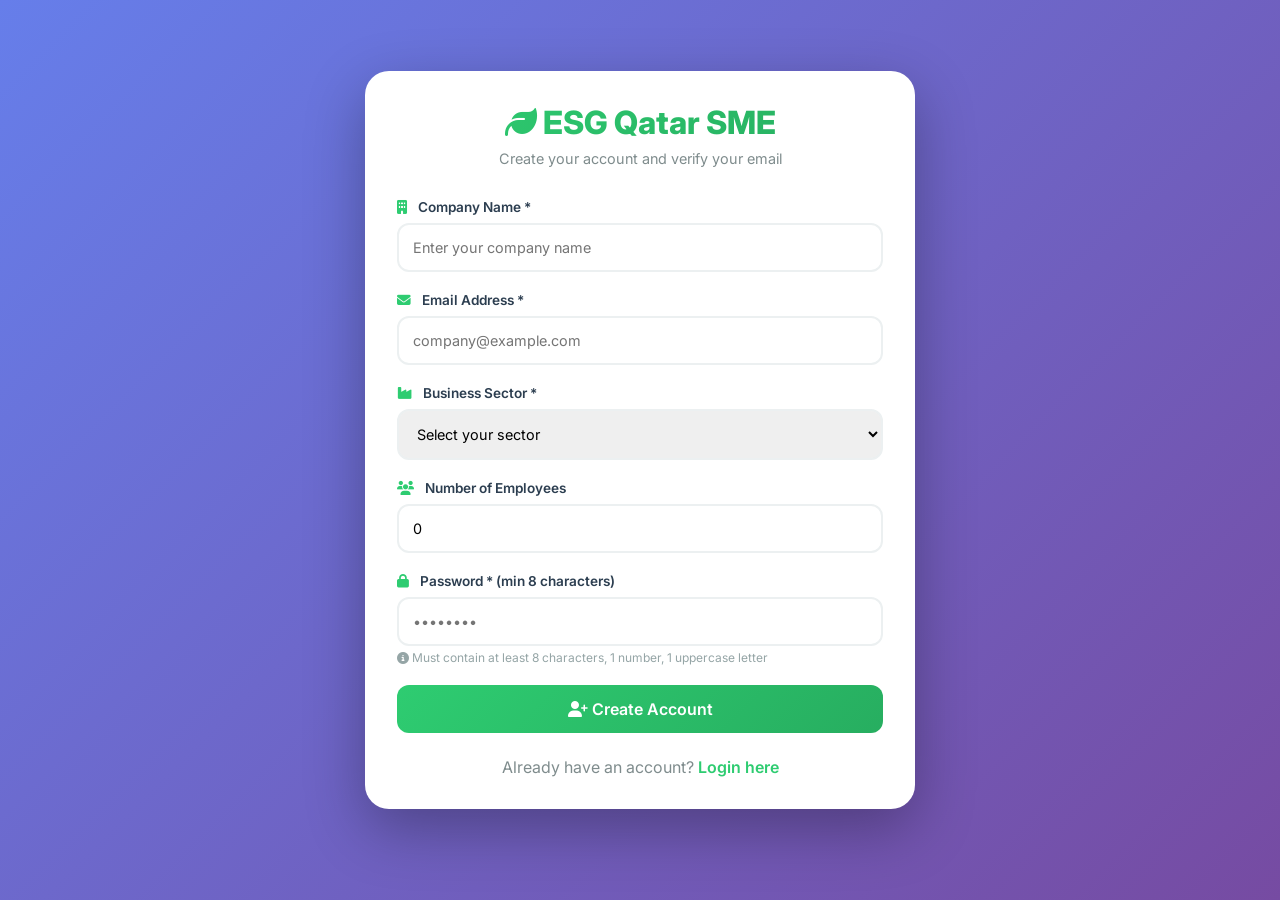
<file: signup.html>
<!DOCTYPE html>
<html lang="en">
<head>
    <meta charset="UTF-8">
    <meta name="viewport" content="width=device-width, initial-scale=1.0, user-scalable=yes">
    <title>Sign Up - ESG Qatar SME Platform</title>
    <link rel="stylesheet" href="css/style.css">
    <link href="https://fonts.googleapis.com/css2?family=Inter:wght@300;400;500;600;700;800&display=swap" rel="stylesheet">
    <link rel="stylesheet" href="https://cdnjs.cloudflare.com/ajax/libs/font-awesome/6.5.1/css/all.min.css">
    <style>
        * {
            margin: 0;
            padding: 0;
            box-sizing: border-box;
        }

        body {
            font-family: 'Inter', sans-serif;
            background: linear-gradient(135deg, #667eea 0%, #764ba2 100%);
            min-height: 100vh;
            display: flex;
            align-items: center;
            justify-content: center;
            padding: 1rem;
        }

        .auth-container {
            max-width: 550px;
            width: 100%;
            margin: 0 auto;
            animation: fadeInUp 0.5s ease-out;
        }

        @keyframes fadeInUp {
            from {
                opacity: 0;
                transform: translateY(30px);
            }
            to {
                opacity: 1;
                transform: translateY(0);
            }
        }

        .card {
            background: white;
            border-radius: 24px;
            padding: 2rem;
            box-shadow: 0 20px 60px rgba(0,0,0,0.3);
            transition: all 0.3s ease;
        }

        .auth-header {
            text-align: center;
            margin-bottom: 2rem;
        }

        .auth-header h1 {
            font-size: 2rem;
            font-weight: 800;
            background: linear-gradient(135deg, #2ecc71 0%, #27ae60 100%);
            -webkit-background-clip: text;
            -webkit-text-fill-color: transparent;
            background-clip: text;
            margin-bottom: 0.5rem;
        }

        .auth-header p {
            color: #7f8c8d;
            font-size: 0.9rem;
        }

        .form-group {
            margin-bottom: 1.25rem;
        }

        label {
            display: block;
            margin-bottom: 0.5rem;
            font-weight: 600;
            color: #2c3e50;
            font-size: 0.85rem;
        }

        label i {
            margin-right: 0.5rem;
            color: #2ecc71;
        }

        input, select {
            width: 100%;
            padding: 0.875rem;
            border: 2px solid #ecf0f1;
            border-radius: 12px;
            font-size: 0.9rem;
            transition: all 0.3s ease;
            font-family: 'Inter', sans-serif;
        }

        input:focus, select:focus {
            outline: none;
            border-color: #2ecc71;
            box-shadow: 0 0 0 3px rgba(46, 204, 113, 0.1);
        }

        .password-hint {
            font-size: 0.75rem;
            color: #95a5a6;
            margin-top: 0.25rem;
        }

        .btn {
            padding: 0.875rem;
            border: none;
            border-radius: 12px;
            font-size: 1rem;
            font-weight: 600;
            cursor: pointer;
            transition: all 0.3s ease;
            font-family: 'Inter', sans-serif;
        }

        .btn-primary {
            background: linear-gradient(135deg, #2ecc71 0%, #27ae60 100%);
            color: white;
            width: 100%;
        }

        .btn-primary:hover {
            transform: translateY(-2px);
            box-shadow: 0 10px 20px rgba(46, 204, 113, 0.3);
        }

        .btn-primary:disabled {
            opacity: 0.6;
            cursor: not-allowed;
        }

        /* Verification Modal */
        .modal {
            position: fixed;
            top: 0;
            left: 0;
            right: 0;
            bottom: 0;
            background: rgba(0,0,0,0.8);
            display: none;
            align-items: center;
            justify-content: center;
            z-index: 10000;
            animation: fadeIn 0.3s ease;
        }

        .modal.active {
            display: flex;
        }

        @keyframes fadeIn {
            from { opacity: 0; }
            to { opacity: 1; }
        }

        .modal-content {
            background: white;
            border-radius: 24px;
            padding: 2rem;
            max-width: 450px;
            width: 90%;
            text-align: center;
            animation: slideUp 0.3s ease;
        }

        @keyframes slideUp {
            from {
                opacity: 0;
                transform: translateY(50px);
            }
            to {
                opacity: 1;
                transform: translateY(0);
            }
        }

        .modal-icon {
            font-size: 4rem;
            color: #2ecc71;
            margin-bottom: 1rem;
        }

        .modal h3 {
            font-size: 1.5rem;
            margin-bottom: 0.5rem;
            color: #2c3e50;
        }

        .modal p {
            color: #7f8c8d;
            margin-bottom: 1.5rem;
        }

        .verification-inputs {
            display: flex;
            gap: 0.75rem;
            justify-content: center;
            margin-bottom: 1.5rem;
        }

        .verification-inputs input {
            width: 50px;
            height: 60px;
            text-align: center;
            font-size: 1.5rem;
            font-weight: 600;
            padding: 0;
        }

        .timer {
            color: #e74c3c;
            font-weight: 600;
            margin: 1rem 0;
        }

        .resend-btn {
            background: none;
            border: none;
            color: #2ecc71;
            font-weight: 600;
            cursor: pointer;
            margin-top: 1rem;
        }

        .resend-btn:disabled {
            color: #bdc3c7;
            cursor: not-allowed;
        }

        /* Toast */
        .toast {
            position: fixed;
            bottom: 2rem;
            right: 2rem;
            background: #2ecc71;
            color: white;
            padding: 1rem 1.5rem;
            border-radius: 12px;
            z-index: 11000;
            animation: slideInRight 0.3s ease;
            display: flex;
            align-items: center;
            gap: 0.5rem;
            box-shadow: 0 5px 20px rgba(0,0,0,0.2);
        }

        .toast.error {
            background: #e74c3c;
        }

        .toast.info {
            background: #3498db;
        }

        @keyframes slideInRight {
            from {
                transform: translateX(100%);
                opacity: 0;
            }
            to {
                transform: translateX(0);
                opacity: 1;
            }
        }

        @media (max-width: 768px) {
            .card {
                padding: 1.5rem;
            }
            
            .verification-inputs input {
                width: 45px;
                height: 55px;
                font-size: 1.25rem;
            }
            
            .toast {
                bottom: 1rem;
                right: 1rem;
                left: 1rem;
                text-align: center;
            }
        }
    </style>
</head>
<body>
    <div class="auth-container">
        <div class="card">
            <div class="auth-header">
                <h1><i class="fas fa-leaf"></i> ESG Qatar SME</h1>
                <p>Create your account and verify your email</p>
            </div>
            
            <form id="signupForm">
                <div class="form-group">
                    <label><i class="fas fa-building"></i> Company Name *</label>
                    <input type="text" id="companyName" required placeholder="Enter your company name">
                </div>
                
                <div class="form-group">
                    <label><i class="fas fa-envelope"></i> Email Address *</label>
                    <input type="email" id="email" required placeholder="company@example.com">
                </div>
                
                <div class="form-group">
                    <label><i class="fas fa-industry"></i> Business Sector *</label>
                    <select id="sector" required>
                        <option value="">Select your sector</option>
                        <option value="Agriculture">🌾 Agriculture</option>
                        <option value="E-Commerce">🛒 E-Commerce</option>
                        <option value="Education">📚 Education</option>
                        <option value="Fintech">💳 Fintech</option>
                        <option value="Healthcare">🏥 Healthcare</option>
                        <option value="Industrial Manufacturing">🏭 Industrial Manufacturing</option>
                        <option value="Other">📌 Other</option>
                    </select>
                </div>
                
                <div class="form-group">
                    <label><i class="fas fa-users"></i> Number of Employees</label>
                    <input type="number" id="numEmployees" value="0" placeholder="0">
                </div>
                
                <div class="form-group">
                    <label><i class="fas fa-lock"></i> Password * (min 8 characters)</label>
                    <input type="password" id="password" required minlength="8" placeholder="••••••••">
                    <div class="password-hint">
                        <i class="fas fa-info-circle"></i> Must contain at least 8 characters, 1 number, 1 uppercase letter
                    </div>
                </div>
                
                <button type="submit" class="btn btn-primary" id="signupBtn">
                    <i class="fas fa-user-plus"></i> Create Account
                </button>
            </form>
            
            <p style="text-align: center; margin-top: 1.5rem; color: #7f8c8d;">
                Already have an account? <a href="login.html" style="color: #2ecc71; text-decoration: none; font-weight: 600;">Login here</a>
            </p>
        </div>
    </div>

    <!-- Verification Modal -->
    <div id="verificationModal" class="modal">
        <div class="modal-content">
            <div class="modal-icon">
                <i class="fas fa-envelope-open-text"></i>
            </div>
            <h3>Verify Your Email</h3>
            <p>We've sent a verification code to <strong id="verifyEmail"></strong></p>
            <p style="font-size: 0.85rem;">Please enter the 6-digit code below to activate your account</p>
            
            <div class="verification-inputs">
                <input type="text" maxlength="1" class="code-input" data-index="0" autofocus>
                <input type="text" maxlength="1" class="code-input" data-index="1">
                <input type="text" maxlength="1" class="code-input" data-index="2">
                <input type="text" maxlength="1" class="code-input" data-index="3">
                <input type="text" maxlength="1" class="code-input" data-index="4">
                <input type="text" maxlength="1" class="code-input" data-index="5">
            </div>
            
            <div class="timer" id="timer">Resend code in 60s</div>
            <button id="resendBtn" class="resend-btn" disabled>
                <i class="fas fa-redo-alt"></i> Resend Verification Code
            </button>
            <button id="verifyBtn" class="btn btn-primary" style="margin-top: 1rem;">
                <i class="fas fa-check-circle"></i> Verify & Activate
            </button>
        </div>
    </div>

    <script src="js/api.js"></script>
    <script>
        // Check if already logged in
        if (api.token) {
            window.location.href = 'dashboard.html';
        }

        let pendingUserData = null;
        let verificationCode = null;
        let timerInterval = null;
        let timeLeft = 60;

        // Show toast notification
        function showToast(message, type = 'success') {
            const existingToast = document.querySelector('.toast');
            if (existingToast) existingToast.remove();
            
            const toast = document.createElement('div');
            toast.className = `toast ${type === 'error' ? 'error' : type === 'info' ? 'info' : ''}`;
            toast.innerHTML = `<i class="fas ${type === 'error' ? 'fa-exclamation-circle' : type === 'success' ? 'fa-check-circle' : 'fa-info-circle'}"></i> ${message}`;
            document.body.appendChild(toast);
            setTimeout(() => toast.remove(), 5000);
        }

        // Validate password strength
        function validatePassword(password) {
            if (password.length < 8) {
                return { valid: false, message: 'Password must be at least 8 characters' };
            }
            if (!/\d/.test(password)) {
                return { valid: false, message: 'Password must contain at least one number' };
            }
            if (!/[A-Z]/.test(password)) {
                return { valid: false, message: 'Password must contain at least one uppercase letter' };
            }
            return { valid: true, message: '' };
        }

        // Send verification code to email
        async function sendVerificationCode(email) {
            try {
                const response = await fetch(`${API_BASE}/auth/send-verification`, {
                    method: 'POST',
                    headers: { 'Content-Type': 'application/json' },
                    body: JSON.stringify({ email })
                });
                
                const data = await response.json();
                
                if (!response.ok) {
                    throw new Error(data.detail || 'Failed to send verification code');
                }
                
                verificationCode = data.code;
                showToast(`Verification code sent to ${email}`, 'success');
                return true;
            } catch (error) {
                console.error('Error sending code:', error);
                showToast(error.message, 'error');
                return false;
            }
        }

        // Start timer for resend button
        function startTimer() {
            const timerElement = document.getElementById('timer');
            const resendBtn = document.getElementById('resendBtn');
            timeLeft = 60;
            
            if (timerInterval) clearInterval(timerInterval);
            
            timerInterval = setInterval(() => {
                if (timeLeft <= 0) {
                    clearInterval(timerInterval);
                    timerElement.textContent = '✓ You can request a new code now';
                    timerElement.style.color = '#2ecc71';
                    resendBtn.disabled = false;
                } else {
                    timerElement.textContent = `Resend code in ${timeLeft}s`;
                    timerElement.style.color = '#e74c3c';
                    resendBtn.disabled = true;
                }
                timeLeft--;
            }, 1000);
        }

        // Handle verification code input
        function setupVerificationInputs() {
            const inputs = document.querySelectorAll('.code-input');
            
            inputs.forEach((input, index) => {
                input.addEventListener('input', (e) => {
                    if (e.target.value.length === 1 && index < 5) {
                        inputs[index + 1].focus();
                    }
                });
                
                input.addEventListener('keydown', (e) => {
                    if (e.key === 'Backspace' && !e.target.value && index > 0) {
                        inputs[index - 1].focus();
                    }
                });
            });
        }

        // Get entered verification code
        function getEnteredCode() {
            const inputs = document.querySelectorAll('.code-input');
            let code = '';
            inputs.forEach(input => {
                code += input.value;
            });
            return code;
        }

        // Verify the code
        async function verifyCode() {
            const enteredCode = getEnteredCode();
            
            if (enteredCode.length !== 6) {
                showToast('Please enter the 6-digit verification code', 'error');
                return;
            }
            
            if (enteredCode !== verificationCode) {
                showToast('Invalid verification code. Please try again.', 'error');
                return;
            }
            
            // Code is correct, complete signup
            const verifyBtn = document.getElementById('verifyBtn');
            verifyBtn.disabled = true;
            verifyBtn.innerHTML = '<i class="fas fa-spinner fa-pulse"></i> Verifying...';
            
            try {
                // Complete the signup with verification
                const response = await fetch(`${API_BASE}/auth/complete-signup`, {
                    method: 'POST',
                    headers: { 'Content-Type': 'application/json' },
                    body: JSON.stringify({
                        ...pendingUserData,
                        verified: true
                    })
                });
                
                const data = await response.json();
                
                if (!response.ok) {
                    throw new Error(data.detail || 'Verification failed');
                }
                
                showToast('Account verified successfully! Please login.', 'success');
                
                setTimeout(() => {
                    window.location.href = 'login.html';
                }, 2000);
                
            } catch (error) {
                showToast(error.message, 'error');
                verifyBtn.disabled = false;
                verifyBtn.innerHTML = '<i class="fas fa-check-circle"></i> Verify & Activate';
            }
        }

        // Resend verification code
        async function resendCode() {
            if (!pendingUserData) return;
            
            const resendBtn = document.getElementById('resendBtn');
            resendBtn.disabled = true;
            resendBtn.innerHTML = '<i class="fas fa-spinner fa-pulse"></i> Sending...';
            
            const success = await sendVerificationCode(pendingUserData.email);
            
            if (success) {
                startTimer();
                // Clear input fields
                document.querySelectorAll('.code-input').forEach(input => input.value = '');
                document.querySelector('.code-input').focus();
            }
            
            resendBtn.innerHTML = '<i class="fas fa-redo-alt"></i> Resend Verification Code';
        }

        // Signup form submission
        document.getElementById('signupForm').addEventListener('submit', async (e) => {
            e.preventDefault();
            
            const email = document.getElementById('email').value;
            const password = document.getElementById('password').value;
            const companyName = document.getElementById('companyName').value;
            const sector = document.getElementById('sector').value;
            const numEmployees = parseInt(document.getElementById('numEmployees').value) || 0;
            
            // Validate email
            if (!email || !email.includes('@')) {
                showToast('Please enter a valid email address', 'error');
                return;
            }
            
            // Validate password
            const passwordValidation = validatePassword(password);
            if (!passwordValidation.valid) {
                showToast(passwordValidation.message, 'error');
                return;
            }
            
            // Validate company name
            if (!companyName) {
                showToast('Please enter your company name', 'error');
                return;
            }
            
            // Validate sector
            if (!sector) {
                showToast('Please select your business sector', 'error');
                return;
            }
            
            const signupBtn = document.getElementById('signupBtn');
            signupBtn.disabled = true;
            signupBtn.innerHTML = '<i class="fas fa-spinner fa-pulse"></i> Creating account...';
            
            try {
                // First, check if email is available and send verification code
                const checkResponse = await fetch(`${API_BASE}/auth/check-email`, {
                    method: 'POST',
                    headers: { 'Content-Type': 'application/json' },
                    body: JSON.stringify({ email })
                });
                
                const checkData = await checkResponse.json();
                
                if (!checkResponse.ok) {
                    throw new Error(checkData.detail || 'Email already registered');
                }
                
                // Store user data temporarily
                pendingUserData = {
                    email,
                    password,
                    company_name: companyName,
                    sector,
                    num_employees: numEmployees
                };
                
                // Send verification code
                const codeSent = await sendVerificationCode(email);
                
                if (!codeSent) {
                    throw new Error('Failed to send verification code');
                }
                
                // Show verification modal
                document.getElementById('verifyEmail').textContent = email;
                document.getElementById('verificationModal').classList.add('active');
                setupVerificationInputs();
                startTimer();
                
                // Clear form
                document.getElementById('signupForm').reset();
                
            } catch (error) {
                showToast(error.message, 'error');
            } finally {
                signupBtn.disabled = false;
                signupBtn.innerHTML = '<i class="fas fa-user-plus"></i> Create Account';
            }
        });
        
        // Verification button click
        document.getElementById('verifyBtn').addEventListener('click', verifyCode);
        
        // Resend button click
        document.getElementById('resendBtn').addEventListener('click', resendCode);
        
        // Close modal on escape key
        document.addEventListener('keydown', (e) => {
            if (e.key === 'Escape') {
                const modal = document.getElementById('verificationModal');
                modal.classList.remove('active');
            }
        });
        
        // Auto-focus next input on paste
        document.querySelectorAll('.code-input').forEach(input => {
            input.addEventListener('paste', (e) => {
                e.preventDefault();
                const paste = e.clipboardData.getData('text');
                if (paste.length === 6 && /^\d+$/.test(paste)) {
                    const inputs = document.querySelectorAll('.code-input');
                    paste.split('').forEach((char, index) => {
                        if (inputs[index]) inputs[index].value = char;
                    });
                    verifyCode();
                }
            });
        });
    </script>
</body>
</html>
</file>
<file: css/style.css>
:root {
    --primary: #2ecc71;
    --primary-dark: #27ae60;
    --secondary: #3498db;
    --danger: #e74c3c;
    --dark: #2c3e50;
    --light: #ecf0f1;
    --text: #34495e;
}

* {
    margin: 0;
    padding: 0;
    box-sizing: border-box;
}

body {
    font-family: 'Segoe UI', Tahoma, Geneva, Verdana, sans-serif;
    background: linear-gradient(135deg, #667eea 0%, #764ba2 100%);
    min-height: 100vh;
    color: var(--text);
}

/* Container */
.container {
    max-width: 1200px;
    margin: 0 auto;
    padding: 20px;
}

/* Cards */
.card {
    background: white;
    border-radius: 15px;
    padding: 25px;
    margin-bottom: 20px;
    box-shadow: 0 10px 40px rgba(0,0,0,0.1);
    transition: transform 0.3s ease;
}

.card:hover {
    transform: translateY(-5px);
}

/* Forms */
.form-group {
    margin-bottom: 20px;
}

label {
    display: block;
    margin-bottom: 8px;
    font-weight: 600;
    color: var(--dark);
}

input, select, textarea {
    width: 100%;
    padding: 12px;
    border: 2px solid var(--light);
    border-radius: 8px;
    font-size: 14px;
    transition: border 0.3s ease;
}

input:focus, select:focus, textarea:focus {
    outline: none;
    border-color: var(--primary);
}

/* Buttons */
.btn {
    padding: 12px 24px;
    border: none;
    border-radius: 8px;
    font-size: 16px;
    font-weight: 600;
    cursor: pointer;
    transition: all 0.3s ease;
}

.btn-primary {
    background: var(--primary);
    color: white;
}

.btn-primary:hover {
    background: var(--primary-dark);
    transform: translateY(-2px);
}

.btn-secondary {
    background: var(--secondary);
    color: white;
}

.btn-danger {
    background: var(--danger);
    color: white;
}

/* Dashboard Grid */
.dashboard-grid {
    display: grid;
    grid-template-columns: repeat(auto-fit, minmax(300px, 1fr));
    gap: 20px;
    margin-bottom: 30px;
}

.score-card {
    text-align: center;
    padding: 20px;
}

.score-circle {
    width: 150px;
    height: 150px;
    margin: 0 auto 20px;
    border-radius: 50%;
    background: conic-gradient(var(--primary) 0deg, var(--light) 0deg);
    display: flex;
    align-items: center;
    justify-content: center;
    position: relative;
}

.score-inner {
    width: 120px;
    height: 120px;
    background: white;
    border-radius: 50%;
    display: flex;
    align-items: center;
    justify-content: center;
    font-size: 36px;
    font-weight: bold;
    color: var(--primary);
}

.badge {
    display: inline-block;
    padding: 5px 12px;
    border-radius: 20px;
    font-size: 12px;
    font-weight: 600;
    margin: 5px;
}

.badge-gold { background: #f39c12; color: white; }
.badge-silver { background: #bdc3c7; color: #2c3e50; }
.badge-bronze { background: #cd6133; color: white; }
.badge-basic { background: #95a5a6; color: white; }

/* Navigation */
.navbar {
    background: white;
    box-shadow: 0 2px 10px rgba(0,0,0,0.1);
    position: sticky;
    top: 0;
    z-index: 1000;
}

.nav-container {
    max-width: 1200px;
    margin: 0 auto;
    padding: 15px 20px;
    display: flex;
    justify-content: space-between;
    align-items: center;
}

.logo {
    font-size: 24px;
    font-weight: bold;
    color: var(--primary);
    text-decoration: none;
}

.nav-links {
    display: flex;
    gap: 20px;
    align-items: center;
}

.nav-links a {
    text-decoration: none;
    color: var(--dark);
    font-weight: 500;
    transition: color 0.3s ease;
}

.nav-links a:hover {
    color: var(--primary);
}

/* Responsive */
@media (max-width: 768px) {
    .nav-container {
        flex-direction: column;
        gap: 15px;
    }
    
    .nav-links {
        flex-wrap: wrap;
        justify-content: center;
    }
    
    .dashboard-grid {
        grid-template-columns: 1fr;
    }
    
    .container {
        padding: 10px;
    }
}

/* Tabs */
.tabs {
    display: flex;
    gap: 10px;
    margin-bottom: 20px;
    border-bottom: 2px solid var(--light);
}

.tab {
    padding: 10px 20px;
    cursor: pointer;
    background: none;
    border: none;
    font-size: 16px;
    font-weight: 600;
    color: var(--text);
    transition: all 0.3s ease;
}

.tab.active {
    color: var(--primary);
    border-bottom: 2px solid var(--primary);
}

/* Loading Spinner */
.spinner {
    border: 4px solid var(--light);
    border-top: 4px solid var(--primary);
    border-radius: 50%;
    width: 40px;
    height: 40px;
    animation: spin 1s linear infinite;
    margin: 20px auto;
}

@keyframes spin {
    0% { transform: rotate(0deg); }
    100% { transform: rotate(360deg); }
}

/* Toast Notifications */
.toast {
    position: fixed;
    bottom: 20px;
    right: 20px;
    background: var(--dark);
    color: white;
    padding: 15px 25px;
    border-radius: 8px;
    z-index: 2000;
    animation: slideIn 0.3s ease;
}

@keyframes slideIn {
    from {
        transform: translateX(100%);
        opacity: 0;
    }
    to {
        transform: translateX(0);
        opacity: 1;
    }
}
</file>
